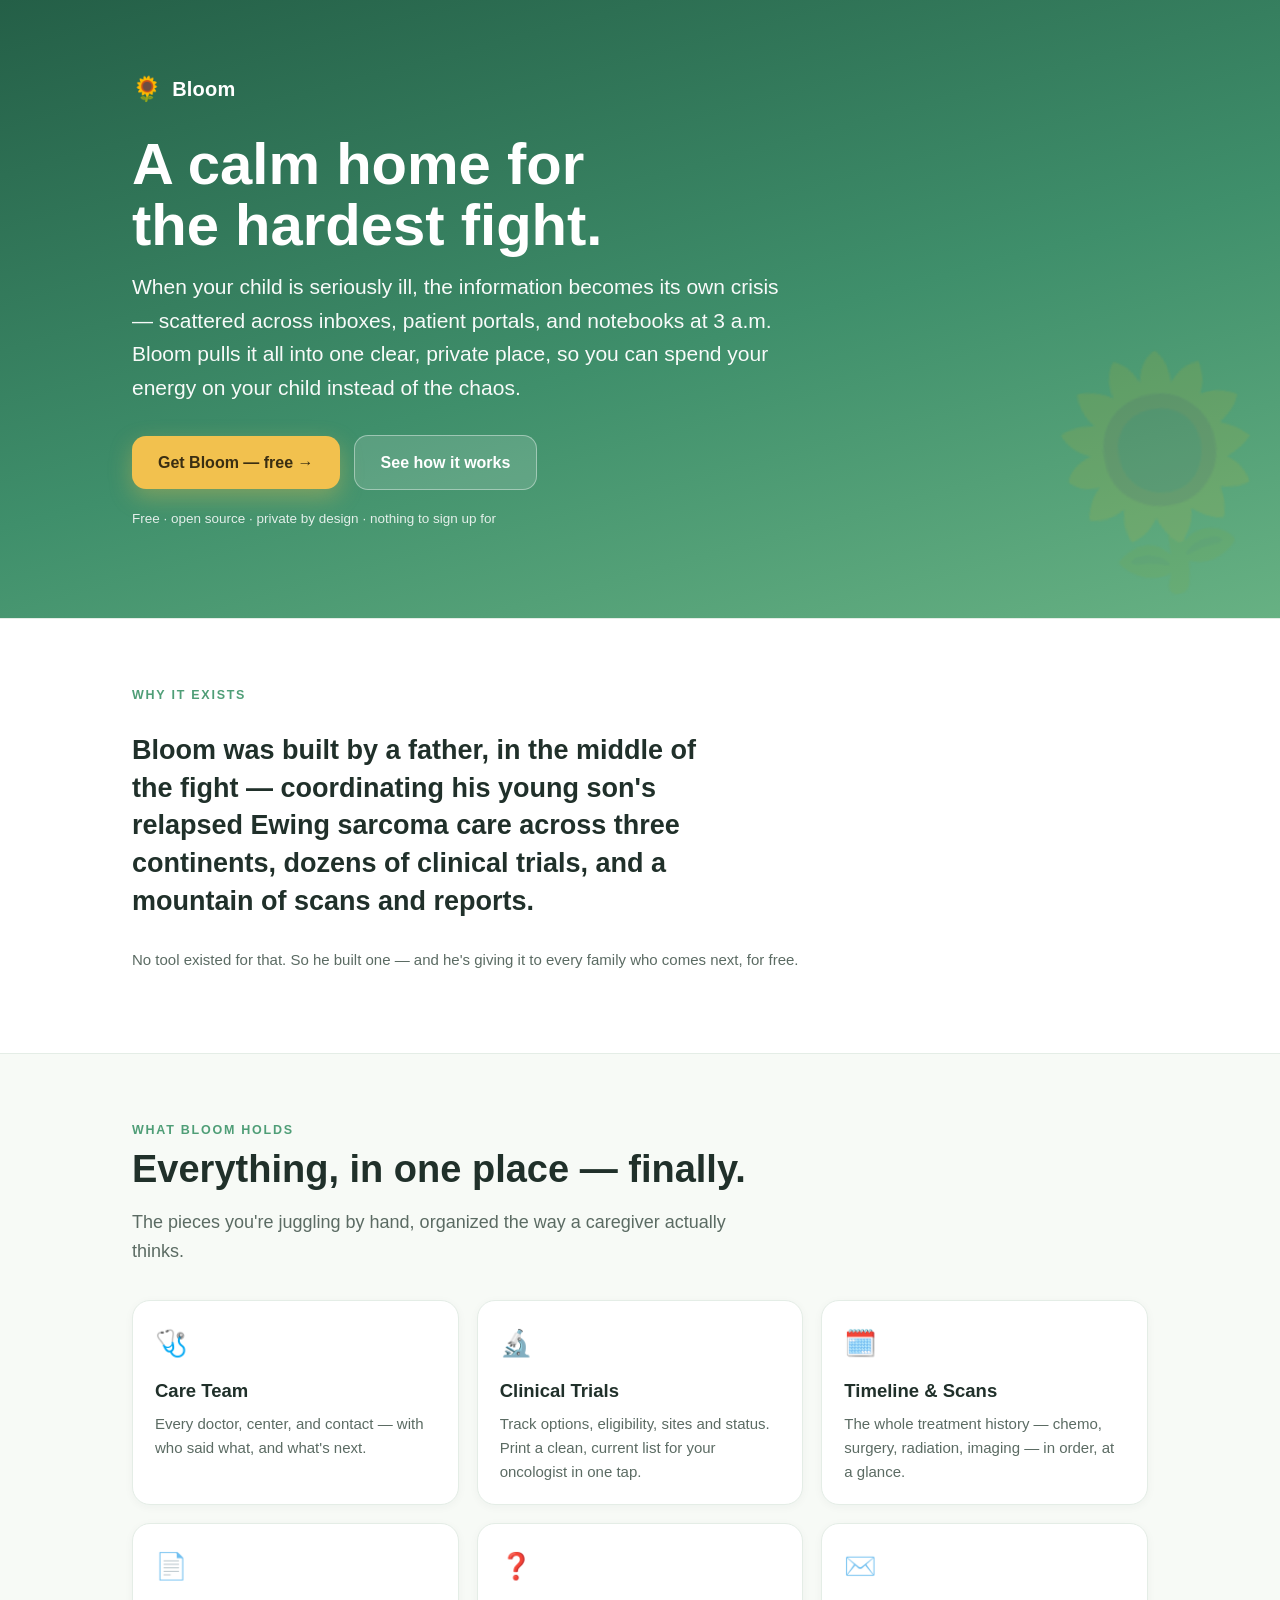
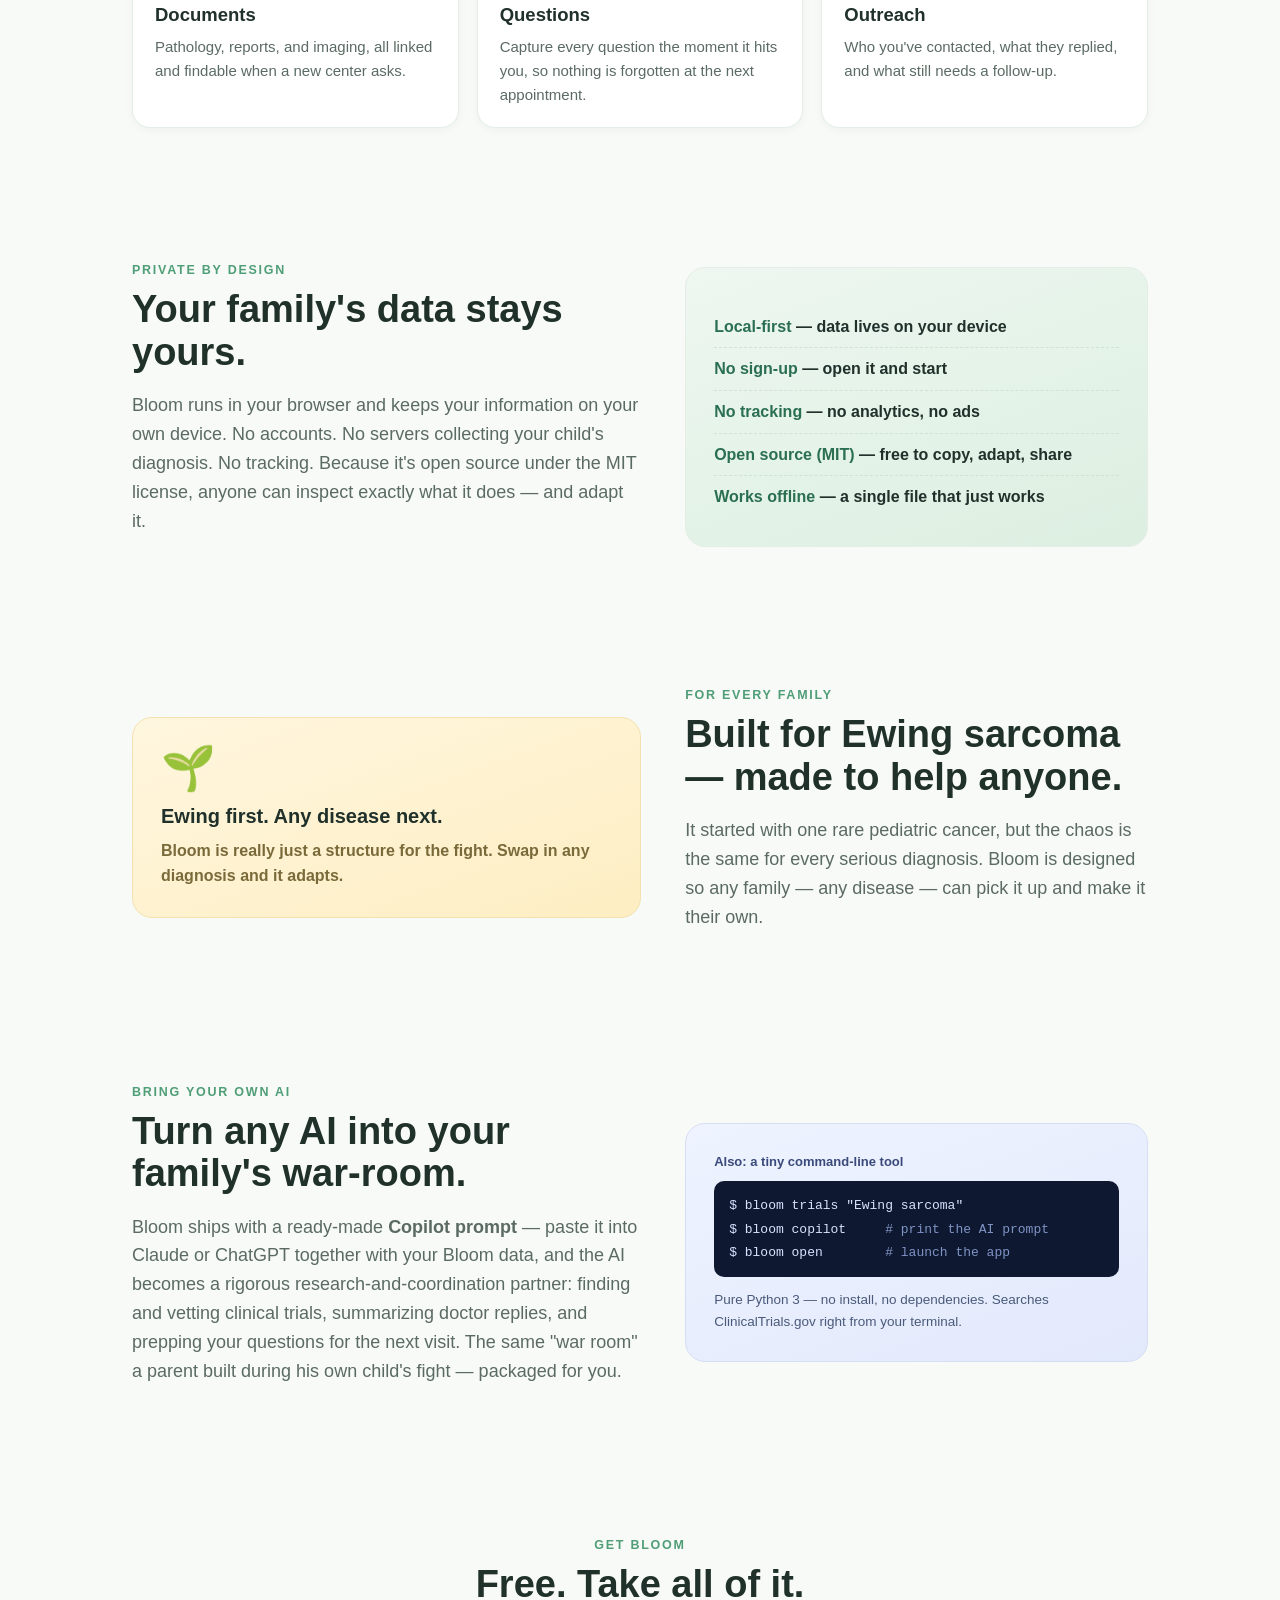
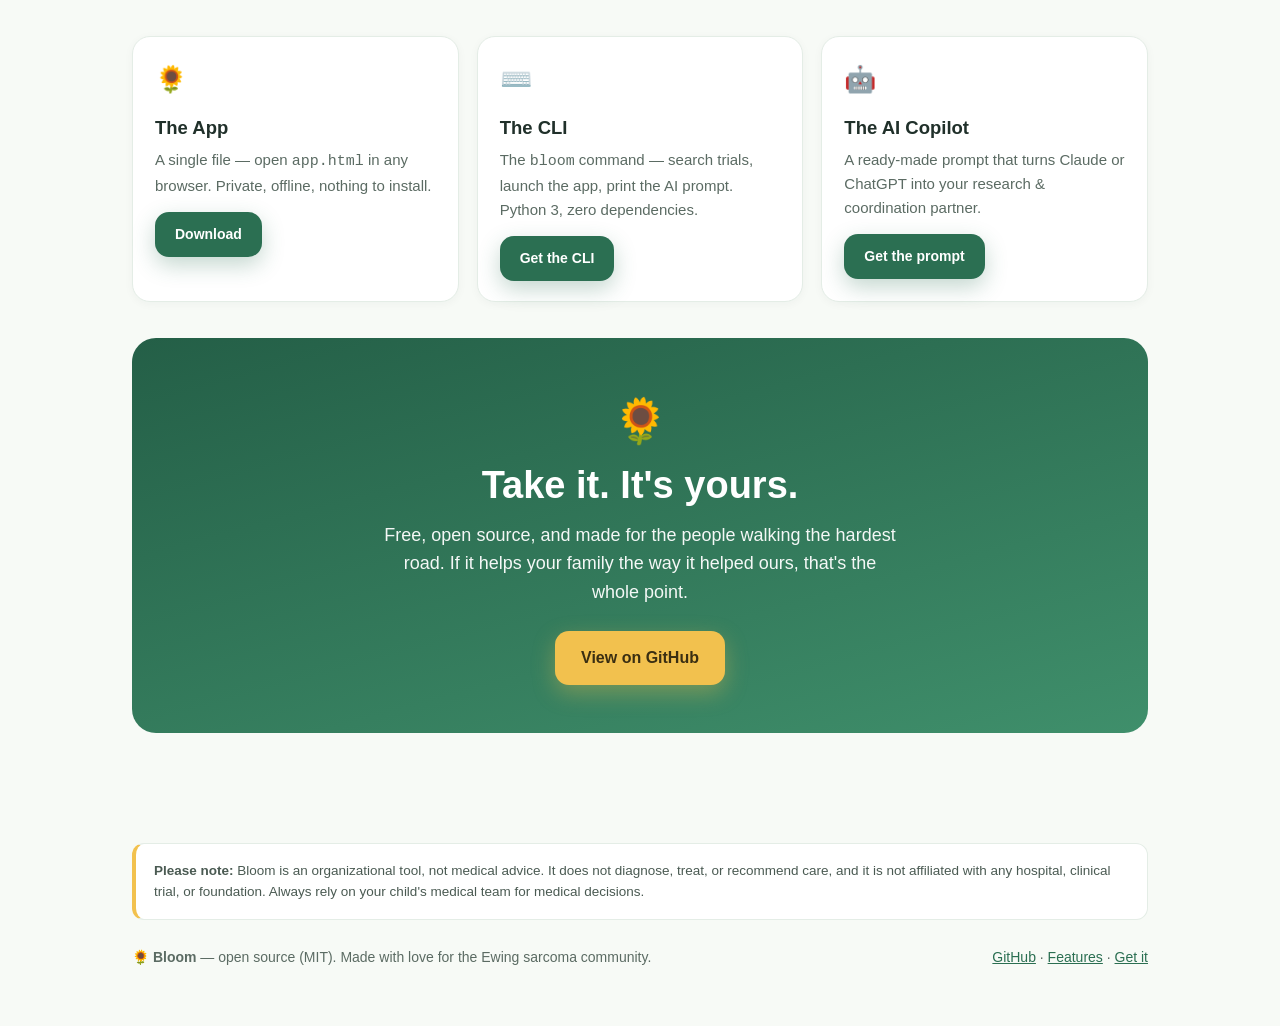
<file: index.html>
<!doctype html>
<html lang="en">
<head>
<meta charset="utf-8">
<meta name="viewport" content="width=device-width, initial-scale=1">
<title>Bloom — a calm home for the hardest fight</title>
<meta name="description" content="Bloom is a free, open-source, private dashboard for families managing a serious illness. Care team, clinical trials, scans, documents and questions — in one clear place. Built for the Ewing sarcoma community.">
<link rel="icon" href="data:image/svg+xml,%3Csvg xmlns='http://www.w3.org/2000/svg' viewBox='0 0 100 100'%3E%3Ctext y='.9em' font-size='90'%3E%F0%9F%8C%BB%3C/text%3E%3C/svg%3E">
<style>
  :root{
    --g1:#2b6f52; --g2:#4f9e77; --g3:#8ec48c; --gold:#f2c14e; --ink:#20302a;
    --soft:#5b6b63; --bg:#f7faf6; --card:#ffffff; --line:#e4ede6;
  }
  *{box-sizing:border-box}
  html{scroll-behavior:smooth}
  body{margin:0;font-family:-apple-system,BlinkMacSystemFont,"Segoe UI",Helvetica,Arial,sans-serif;
       color:var(--ink);background:var(--bg);line-height:1.6;-webkit-font-smoothing:antialiased}
  .wrap{max-width:1060px;margin:0 auto;padding:0 22px}
  a{color:var(--g1)}
  .btn{display:inline-block;text-decoration:none;font-weight:800;border-radius:14px;padding:14px 26px;font-size:16px;
       transition:transform .12s ease, box-shadow .12s ease}
  .btn:hover{transform:translateY(-2px)}
  .btn-gold{background:var(--gold);color:#3a2e12;box-shadow:0 8px 22px rgba(242,193,78,.35)}
  .btn-ghost{background:rgba(255,255,255,.14);color:#fff;border:1px solid rgba(255,255,255,.4)}
  .btn-dark{background:var(--g1);color:#fff;box-shadow:0 8px 22px rgba(43,111,82,.28)}

  /* hero */
  header.hero{background:linear-gradient(165deg,#245f47 0%,#3f8f6b 55%,#67b183 100%);color:#fff;
              padding:70px 0 88px;position:relative;overflow:hidden}
  header.hero::after{content:"🌻";position:absolute;right:-20px;bottom:-30px;font-size:220px;opacity:.10;transform:rotate(-12deg)}
  .brand{display:flex;align-items:center;gap:10px;font-weight:800;font-size:20px;letter-spacing:.2px}
  .brand .dot{font-size:24px}
  .hero h1{font-size:clamp(34px,6vw,58px);line-height:1.05;margin:26px 0 14px;font-weight:850;max-width:15ch}
  .hero p.lead{font-size:clamp(17px,2.4vw,21px);max-width:56ch;opacity:.96;margin:0 0 30px}
  .hero .cta{display:flex;gap:14px;flex-wrap:wrap;align-items:center}
  .hero .micro{opacity:.85;font-size:13.5px;margin-top:18px}

  /* sections */
  section{padding:66px 0}
  .eyebrow{text-transform:uppercase;letter-spacing:.14em;font-size:12.5px;font-weight:800;color:var(--g2)}
  h2{font-size:clamp(26px,4vw,38px);line-height:1.12;margin:8px 0 14px;font-weight:840}
  .sub{font-size:18px;color:var(--soft);max-width:60ch}

  .story{background:var(--card);border-top:1px solid var(--line);border-bottom:1px solid var(--line)}
  .story .quote{font-size:clamp(20px,3vw,27px);line-height:1.4;font-weight:600;max-width:40ch;color:var(--ink)}
  .story .by{margin-top:16px;color:var(--soft);font-size:15px}

  .grid{display:grid;grid-template-columns:repeat(auto-fit,minmax(250px,1fr));gap:18px;margin-top:34px}
  .feat{background:var(--card);border:1px solid var(--line);border-radius:18px;padding:22px 22px 20px;
        box-shadow:0 2px 10px rgba(30,60,45,.04)}
  .feat .ic{font-size:26px}
  .feat h3{margin:12px 0 6px;font-size:18.5px}
  .feat p{margin:0;color:var(--soft);font-size:15px}

  .split{display:grid;grid-template-columns:1.1fr 1fr;gap:44px;align-items:center}
  @media(max-width:760px){.split{grid-template-columns:1fr}}
  .panel{background:linear-gradient(160deg,#eef7f0,#dcefe1);border:1px solid var(--line);border-radius:20px;padding:28px}
  .panel ul{margin:10px 0 0;padding-left:0;list-style:none}
  .panel li{padding:8px 0;border-bottom:1px dashed #cfe3d5;font-weight:600}
  .panel li:last-child{border:none}
  .panel li b{color:var(--g1)}

  .band{background:linear-gradient(165deg,#245f47,#3f8f6b);color:#fff;border-radius:24px;padding:48px 34px;text-align:center;margin:0 auto}
  .band h2{color:#fff}
  .band p{max-width:52ch;margin:10px auto 24px;opacity:.95;font-size:18px}

  footer{padding:44px 0 60px;color:var(--soft);font-size:14px}
  .disc{background:#fff;border:1px solid var(--line);border-left:4px solid var(--gold);border-radius:12px;
        padding:16px 18px;margin:0 0 26px;font-size:13.5px;color:#4a5a52}
  .foot-row{display:flex;justify-content:space-between;gap:16px;flex-wrap:wrap;align-items:center}
</style>
</head>
<body>

<header class="hero">
  <div class="wrap">
    <div class="brand"><span class="dot">🌻</span> Bloom</div>
    <h1>A calm home for the hardest fight.</h1>
    <p class="lead">When your child is seriously ill, the information becomes its own crisis — scattered across inboxes, patient portals, and notebooks at 3&nbsp;a.m. Bloom pulls it all into one clear, private place, so you can spend your energy on your child instead of the chaos.</p>
    <div class="cta">
      <a class="btn btn-gold" href="#get">Get Bloom — free →</a>
      <a class="btn btn-ghost" href="#features">See how it works</a>
    </div>
    <div class="micro">Free · open source · private by design · nothing to sign up for</div>
  </div>
</header>

<section class="story">
  <div class="wrap">
    <div class="eyebrow">Why it exists</div>
    <p class="quote">Bloom was built by a father, in the middle of the fight — coordinating his young son's relapsed Ewing sarcoma care across three continents, dozens of clinical trials, and a mountain of scans and reports.</p>
    <p class="by">No tool existed for that. So he built one — and he's giving it to every family who comes next, for free.</p>
  </div>
</section>

<section id="features">
  <div class="wrap">
    <div class="eyebrow">What Bloom holds</div>
    <h2>Everything, in one place — finally.</h2>
    <p class="sub">The pieces you're juggling by hand, organized the way a caregiver actually thinks.</p>
    <div class="grid">
      <div class="feat"><div class="ic">🩺</div><h3>Care Team</h3><p>Every doctor, center, and contact — with who said what, and what's next.</p></div>
      <div class="feat"><div class="ic">🔬</div><h3>Clinical Trials</h3><p>Track options, eligibility, sites and status. Print a clean, current list for your oncologist in one tap.</p></div>
      <div class="feat"><div class="ic">🗓️</div><h3>Timeline &amp; Scans</h3><p>The whole treatment history — chemo, surgery, radiation, imaging — in order, at a glance.</p></div>
      <div class="feat"><div class="ic">📄</div><h3>Documents</h3><p>Pathology, reports, and imaging, all linked and findable when a new center asks.</p></div>
      <div class="feat"><div class="ic">❓</div><h3>Questions</h3><p>Capture every question the moment it hits you, so nothing is forgotten at the next appointment.</p></div>
      <div class="feat"><div class="ic">✉️</div><h3>Outreach</h3><p>Who you've contacted, what they replied, and what still needs a follow-up.</p></div>
    </div>
  </div>
</section>

<section>
  <div class="wrap split">
    <div>
      <div class="eyebrow">Private by design</div>
      <h2>Your family's data stays yours.</h2>
      <p class="sub">Bloom runs in your browser and keeps your information on your own device. No accounts. No servers collecting your child's diagnosis. No tracking. Because it's open source under the MIT license, anyone can inspect exactly what it does — and adapt it.</p>
    </div>
    <div class="panel">
      <ul>
        <li><b>Local-first</b> — data lives on your device</li>
        <li><b>No sign-up</b> — open it and start</li>
        <li><b>No tracking</b> — no analytics, no ads</li>
        <li><b>Open source (MIT)</b> — free to copy, adapt, share</li>
        <li><b>Works offline</b> — a single file that just works</li>
      </ul>
    </div>
  </div>
</section>

<section>
  <div class="wrap split">
    <div class="panel" style="background:linear-gradient(160deg,#fff6df,#fdeec2);border-color:#f3e2b0">
      <div style="font-size:44px;line-height:1">🌱</div>
      <h3 style="margin:10px 0 6px;font-size:20px">Ewing first. Any disease next.</h3>
      <p style="margin:0;color:#7a6a3a;font-weight:600">Bloom is really just a structure for the fight. Swap in any diagnosis and it adapts.</p>
    </div>
    <div>
      <div class="eyebrow">For every family</div>
      <h2>Built for Ewing sarcoma — made to help anyone.</h2>
      <p class="sub">It started with one rare pediatric cancer, but the chaos is the same for every serious diagnosis. Bloom is designed so any family — any disease — can pick it up and make it their own.</p>
    </div>
  </div>
</section>

<section>
  <div class="wrap split">
    <div>
      <div class="eyebrow">Bring your own AI</div>
      <h2>Turn any AI into your family's war&#8209;room.</h2>
      <p class="sub">Bloom ships with a ready-made <b>Copilot prompt</b> — paste it into Claude or ChatGPT together with your Bloom data, and the AI becomes a rigorous research-and-coordination partner: finding and vetting clinical trials, summarizing doctor replies, and prepping your questions for the next visit. The same "war room" a parent built during his own child's fight — packaged for you.</p>
    </div>
    <div class="panel" style="background:linear-gradient(160deg,#eef3ff,#e2e9fb);border-color:#d6def5">
      <div style="font-size:13px;color:#3a4a7a;font-weight:800;margin-bottom:8px">Also: a tiny command-line tool</div>
      <div style="background:#0e1830;color:#d7e3ff;border-radius:10px;padding:13px 15px;font-size:13px;line-height:1.8;white-space:pre;overflow-x:auto;font-family:ui-monospace,Menlo,monospace">$ bloom trials "Ewing sarcoma"
$ bloom copilot     <span style="color:#7f93c4"># print the AI prompt</span>
$ bloom open        <span style="color:#7f93c4"># launch the app</span></div>
      <p style="margin:12px 0 0;color:#4a5a7a;font-size:13.5px">Pure Python 3 — no install, no dependencies. Searches ClinicalTrials.gov right from your terminal.</p>
    </div>
  </div>
</section>

<section id="get">
  <div class="wrap">
    <div class="eyebrow" style="text-align:center">Get Bloom</div>
    <h2 style="text-align:center">Free. Take all of it.</h2>
    <div class="grid" style="margin-top:30px">
      <div class="feat"><div class="ic">🌻</div><h3>The App</h3><p>A single file — open <code>app.html</code> in any browser. Private, offline, nothing to install.</p><p style="margin-top:14px"><a class="btn btn-dark" style="padding:11px 20px;font-size:14px" href="app" download="bloom.html">Download</a></p></div>
      <div class="feat"><div class="ic">⌨️</div><h3>The CLI</h3><p>The <code>bloom</code> command — search trials, launch the app, print the AI prompt. Python&nbsp;3, zero dependencies.</p><p style="margin-top:14px"><a class="btn btn-dark" style="padding:11px 20px;font-size:14px" href="bloom" download>Get the CLI</a></p></div>
      <div class="feat"><div class="ic">🤖</div><h3>The AI Copilot</h3><p>A ready-made prompt that turns Claude or ChatGPT into your research &amp; coordination partner.</p><p style="margin-top:14px"><a class="btn btn-dark" style="padding:11px 20px;font-size:14px" href="AI-COPILOT-PROMPT.md" download>Get the prompt</a></p></div>
    </div>
    <div class="band" style="margin-top:36px">
      <div style="font-size:44px">🌻</div>
      <h2>Take it. It's yours.</h2>
      <p>Free, open source, and made for the people walking the hardest road. If it helps your family the way it helped ours, that's the whole point.</p>
      <div style="display:flex;gap:14px;justify-content:center;flex-wrap:wrap">
        <a class="btn btn-gold" href="https://github.com/AutomateScale/bloom" target="_blank" rel="noopener">View on GitHub</a>
      </div>
    </div>
  </div>
</section>

<footer>
  <div class="wrap">
    <div class="disc">
      <b>Please note:</b> Bloom is an organizational tool, not medical advice. It does not diagnose, treat, or recommend care, and it is not affiliated with any hospital, clinical trial, or foundation. Always rely on your child's medical team for medical decisions.
    </div>
    <div class="foot-row">
      <div>🌻 <b>Bloom</b> — open source (MIT). Made with love for the Ewing sarcoma community.</div>
      <div><a href="https://github.com/AutomateScale/bloom" target="_blank" rel="noopener">GitHub</a> · <a href="#features">Features</a> · <a href="#get">Get it</a></div>
    </div>
  </div>
</footer>

</body>
</html>
</file>
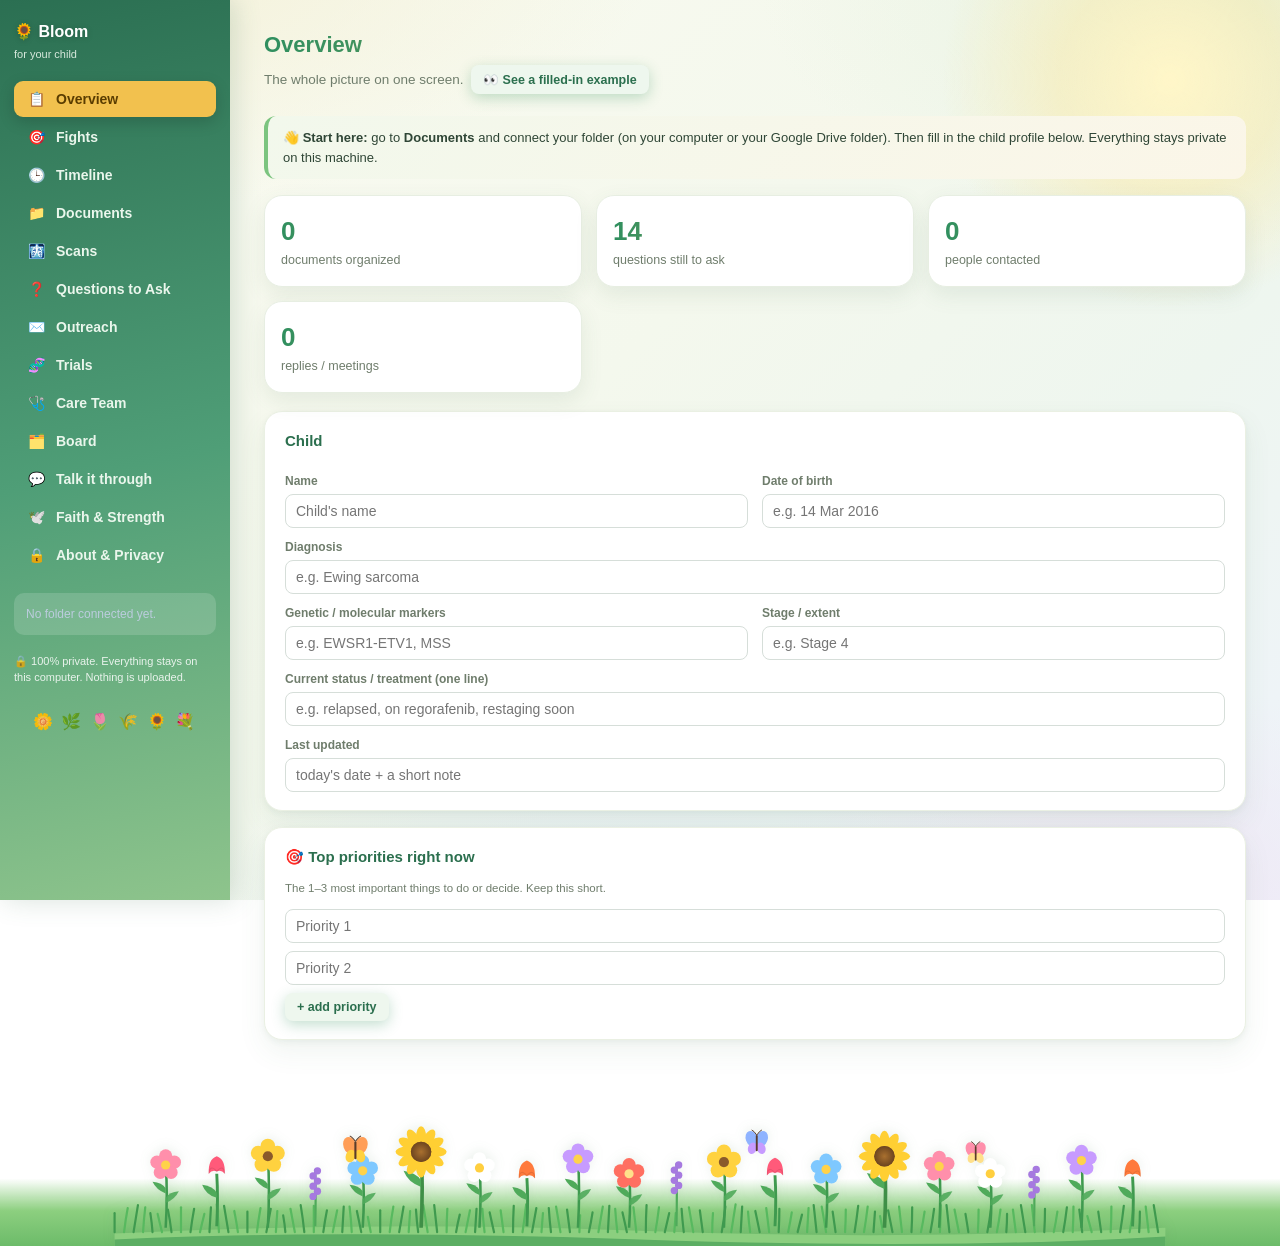
<file: app.html>
<!doctype html>
<html lang="en">
<head>
<meta charset="utf-8">
<meta name="viewport" content="width=device-width, initial-scale=1">
<title>Bloom</title>
<link rel="icon" href="data:image/svg+xml,%3Csvg xmlns='http://www.w3.org/2000/svg' viewBox='0 0 100 100'%3E%3Ctext y='.9em' font-size='88'%3E🌻%3C/text%3E%3C/svg%3E">
<link rel="apple-touch-icon" href="data:image/svg+xml,%3Csvg xmlns='http://www.w3.org/2000/svg' viewBox='0 0 100 100'%3E%3Ctext y='.9em' font-size='88'%3E🌻%3C/text%3E%3C/svg%3E">
<style>
:root{
  --ink:#2e3a30; --muted:#6f7d6c; --line:#e7eee2; --bg:#fbfbf4; --card:#ffffff;
  --green:#2f9e6b; --greendk:#2b6f4e; --red:#e5484d; --amber:#e0a52e; --blue:#4a90d9; --teal:#159b8e;
  --shadow:0 2px 6px rgba(70,110,80,.08),0 10px 26px rgba(70,110,80,.09);
  --sun:#f2c14e; --coral:#ef8a6a; --lav:#a99be0; --sky:#6fb7e6; --spring:#5bc48a; --wheat:#e9c46a;
}
*{box-sizing:border-box}
html,body{margin:0;height:100%}
body{font-family:-apple-system,BlinkMacSystemFont,"Segoe UI",Helvetica,Arial,sans-serif;color:var(--ink);background:var(--bg);line-height:1.5}
button{font-family:inherit;cursor:pointer}
input,textarea,select{font-family:inherit;font-size:14px}
.app{display:grid;grid-template-columns:230px 1fr;min-height:100vh}
/* sidebar */
aside{background:#12261e;color:#e9f1ec;padding:20px 14px;position:sticky;top:0;height:100vh;overflow:auto}
aside h1{font-size:16px;margin:0 0 2px;display:flex;align-items:center;gap:8px}
aside .tag{font-size:11px;opacity:.6;margin-bottom:18px}
nav button{display:flex;align-items:center;gap:10px;width:100%;text-align:left;background:transparent;border:none;color:#cfe0d8;padding:10px 12px;border-radius:9px;font-size:14px;font-weight:600;margin-bottom:2px}
nav button:hover{background:rgba(255,255,255,.07);color:#fff}
nav button.active{background:var(--green);color:#fff}
nav .ico{width:20px;text-align:center}
.folderbox{margin-top:20px;padding:12px;background:rgba(255,255,255,.06);border-radius:10px;font-size:12px;color:#bcd}
.folderbox b{color:#fff}
.side-foot{margin-top:18px;font-size:11px;opacity:.55;line-height:1.5}
/* main */
main{padding:28px 34px;max-width:1180px;margin-inline:auto;box-sizing:border-box}
.view{display:none}.view.active{display:block}
h2.title{font-size:22px;margin:0 0 4px}
.sub{color:var(--muted);font-size:13.5px;margin:0 0 22px}
.card{background:var(--card);border:1px solid var(--line);border-radius:14px;padding:18px 20px;margin-bottom:16px;box-shadow:var(--shadow)}
.card h3{margin:0 0 10px;font-size:15px;color:var(--greendk)}
.row{display:flex;gap:14px;flex-wrap:wrap}
.btn{background:var(--green);color:#fff;border:none;border-radius:10px;padding:11px 18px;font-size:14px;font-weight:700}
.btn:hover{background:var(--greendk)}
.btn.ghost{background:#eef3f0;color:var(--greendk)}
.btn.ghost:hover{background:#e0ebe5}
.btn.sm{padding:7px 12px;font-size:12.5px;border-radius:8px}
.pill{display:inline-block;border-radius:20px;padding:3px 10px;font-size:11.5px;font-weight:700;color:#fff}
.grid{display:grid;grid-template-columns:repeat(auto-fill,minmax(240px,1fr));gap:14px}
.stat{background:var(--card);border:1px solid var(--line);border-radius:14px;padding:16px;box-shadow:var(--shadow)}
.stat .n{font-size:26px;font-weight:800;color:var(--greendk)}
.stat .l{font-size:12.5px;color:var(--muted)}
table{width:100%;border-collapse:collapse}
th{text-align:left;font-size:11px;text-transform:uppercase;letter-spacing:.03em;color:var(--muted);padding:8px 8px;border-bottom:2px solid var(--line)}
td{padding:9px 8px;border-bottom:1px solid var(--line);font-size:13.5px;vertical-align:top}
input.f,textarea.f,select.f{width:100%;border:1px solid #d6ded9;border-radius:8px;padding:8px 10px;background:#fff}
textarea.f{min-height:64px;resize:vertical}
label.lab{font-size:12px;color:var(--muted);font-weight:600;display:block;margin:10px 0 4px}
.q{border:1px solid var(--line);border-radius:12px;padding:12px 14px;margin-bottom:10px;background:#fff}
.q .qt{font-weight:700;font-size:14px}
.q .qw{font-size:12.5px;color:var(--muted);margin-top:3px}
.q.checked{opacity:.55;background:#f3f7f4}
.q .qt.done{text-decoration:line-through}
.chk{transform:scale(1.25);margin-right:9px;accent-color:var(--green)}
.muted{color:var(--muted)}
.empty{color:var(--muted);font-size:13.5px;padding:8px 0}
.banner{background:#eef7f2;border-left:4px solid var(--green);border-radius:8px;padding:12px 15px;font-size:13px;color:#1c3a2c;margin-bottom:16px}
.warn{background:#fff5ef;border-left:4px solid var(--amber);color:#5a3a10}
.del{color:var(--red);background:none;border:none;font-size:12px;font-weight:700}
.tabsline{display:flex;gap:8px;flex-wrap:wrap;margin-bottom:14px}
.filt{border:1px solid #d6ded9;background:#fff;border-radius:20px;padding:5px 12px;font-size:12.5px;font-weight:600;color:var(--muted)}
.filt.on{background:var(--greendk);color:#fff;border-color:var(--greendk)}
code{background:#eef3f0;padding:2px 5px;border-radius:5px;font-size:12.5px}
pre{background:#12261e;color:#e9f1ec;padding:16px;border-radius:12px;overflow:auto;font-size:12.5px;line-height:1.5;white-space:pre-wrap;max-height:420px}
.st-notstarted{background:#8a94a6}.st-drafted{background:var(--blue)}.st-sent{background:var(--amber)}
.st-replied{background:var(--green)}.st-meeting{background:var(--teal)}.st-noreply{background:#d9601a}.st-declined{background:var(--red)}.st-pending{background:#b0b0b0}
select.status{border:none;border-radius:14px;padding:6px 10px;font-size:12px;font-weight:700;color:#fff;-webkit-appearance:none;appearance:none}
.mini{font-size:11.5px;color:var(--muted)}
.kanban{display:flex;gap:12px;overflow-x:auto;padding-bottom:12px}
.kcol{min-width:210px;flex:0 0 210px;background:#eef1ef;border-radius:12px;padding:8px}
.khead{font-size:11px;font-weight:800;color:#fff;padding:6px 10px;border-radius:8px;display:flex;justify-content:space-between;margin-bottom:8px}
.kbody{min-height:50px;border-radius:8px}
.kcard{background:#fff;border:1px solid var(--line);border-radius:10px;padding:9px 11px;margin-bottom:8px;cursor:grab;box-shadow:0 1px 2px rgba(0,0,0,.05)}
.kcard:active{cursor:grabbing}
.kwho{font-weight:700;font-size:13px}.kask{font-size:11.5px;color:var(--muted);margin:2px 0}
.kfoot{display:flex;justify-content:space-between;align-items:center}
.klast{font-size:11px;color:var(--greendk);margin-top:4px;background:#eef7f2;border-radius:6px;padding:3px 6px}
.kempty{font-size:12px;color:#aab;text-align:center;padding:8px}
@media(max-width:760px){.app{grid-template-columns:1fr}aside{position:static;height:auto}}
 /* 🌿🌼 wildflower meadow theme */
body{background:
  radial-gradient(1000px 460px at 6% -6%, #f3f0d6 0%, transparent 58%),
  radial-gradient(950px 480px at 100% -2%, #e6f2e0 0%, transparent 55%),
  radial-gradient(880px 600px at 50% 112%, #e5edf8 0%, transparent 55%),
  radial-gradient(680px 400px at 88% 100%, #efe7f4 0%, transparent 55%),
  linear-gradient(135deg,#fbfbf1 0%,#f4f8ed 45%,#eef6ef 72%,#eef3fb 100%) !important;
  background-attachment:fixed !important;}
aside{background:linear-gradient(168deg,#2b6f52 0%,#4f9e77 52%,#8ec48c 100%) !important;color:#fff;box-shadow:4px 0 26px rgba(60,110,80,.20)}
aside h1{color:#fff;text-shadow:0 1px 6px rgba(0,0,0,.18)}
aside .tag{color:#eaf6ec;opacity:.9}
nav button{color:#eaf6ec}
nav button:hover{background:rgba(255,255,255,.18);color:#fff}
nav button.active{background:#f2c14e;color:#5a3d00;box-shadow:0 5px 16px rgba(0,0,0,.16);font-weight:800}
.folderbox{background:rgba(255,255,255,.15)}.folderbox b{color:#fff}
.side-foot{opacity:.85;color:#fff}
aside::after{content:"🌼 🌿 🌷 🌾 🌻 💐";display:block;margin-top:24px;text-align:center;font-size:16px;letter-spacing:2px;opacity:.95}
h2.title{background:linear-gradient(90deg,#2f8f5f,#e0a94e);-webkit-background-clip:text;background-clip:text;color:transparent;font-weight:800}
.card{border:1px solid #eaf0e3;border-radius:18px;box-shadow:0 2px 6px rgba(70,110,80,.07),0 12px 28px rgba(70,110,80,.08);transition:transform .16s ease,box-shadow .16s ease}
.card:hover{transform:translateY(-2px);box-shadow:0 8px 16px rgba(70,110,80,.13),0 20px 40px rgba(70,110,80,.12)}
.card h3{color:#2b6f4e}
.btn{background:linear-gradient(135deg,#37a56f 0%,#7cc47f 100%);box-shadow:0 4px 14px rgba(60,150,100,.30);transition:filter .15s,transform .1s}
.btn:hover{background:linear-gradient(135deg,#2f9463 0%,#6cb972 100%);filter:brightness(1.04);transform:translateY(-1px)}
.btn.ghost{background:#eef7ee;color:#2b6f4e}.btn.ghost:hover{background:#e4f1e3}
.banner{background:linear-gradient(135deg,#f2f8ec 0%,#fbf6e8 100%);border-left:4px solid #7cc47f;color:#2f4636;border-radius:12px}
.warn{background:linear-gradient(135deg,#fbf5e6,#f5f8ee);border-left:4px solid #e0a52e;color:#5f4718}
.stat{border-radius:18px;box-shadow:0 8px 22px rgba(70,110,80,.10)}
.stat .n{background:linear-gradient(90deg,#2f8f5f,#e0a94e);-webkit-background-clip:text;background-clip:text;color:transparent}
.q{border-radius:14px;border-color:#e7eee2}
.chk{accent-color:#2f9e6b}
.filt.on{background:linear-gradient(135deg,#37a56f,#7cc47f);border-color:transparent;color:#fff}
.kcol{background:linear-gradient(180deg,#f0f7ee,#eef4f8);border:1px solid #e7eee2}
.kcard{border-radius:14px;border-color:#e7eee2}.kcard:hover{box-shadow:0 6px 16px rgba(70,110,80,.15)}
.klast{background:#eef7ee;color:#2b6f4e}
a{color:#2f8f5f}
::selection{background:#dff0d8}

/* 🌱 beacon-of-growth garden */
.app{position:relative;z-index:1}
main{padding-bottom:190px !important}
.garden{position:absolute;left:0;right:0;bottom:0;height:clamp(118px,15vh,172px);z-index:-1;pointer-events:none;background:linear-gradient(180deg,transparent 0%,transparent 50%,#8ccf7f 74%,#6cbb69 100%)}
.garden svg{width:100%;height:100%;display:block;filter:drop-shadow(0 -2px 6px rgba(60,120,70,.10))}
.sunbeam{position:fixed;top:-150px;right:-120px;width:460px;height:460px;border-radius:50%;background:radial-gradient(circle,#fff6c8 0%,#ffe89b66 34%,transparent 70%);z-index:0;pointer-events:none}
.card{background:#ffffff}
@media(max-width:760px){main{padding-bottom:180px !important}}
@media print{
 #nav,.side-foot,.garden,.tabsline,.noprint,.del,#trAdd{display:none!important}
 .app{display:block!important}
 main{max-width:100%!important;padding:0!important;margin:0!important}
 .card{break-inside:avoid;box-shadow:none!important;border:1px solid #bbb;margin:6px 0;padding:8px}
 select{-webkit-appearance:none;appearance:none;border:none!important;background:transparent!important;color:#000!important;padding:0!important;font-size:10px}
 table{font-size:9px} th{background:#eee!important;-webkit-print-color-adjust:exact}
 body,.app{background:#fff!important} .title{font-size:16px}
 h2:after{content:" — printed from Bloom, verify against source reports";font-weight:normal;font-size:9px;color:#777}
}
</style>
</head>
<body>
<div class="app">
  <aside>
    <h1>🌻 Bloom</h1>
    <div class="tag" id="childTag">for your child</div>
    <nav id="nav"></nav>
    <div class="folderbox" id="folderbox">No folder connected.</div>
    <div class="side-foot">🔒 100% private. Everything stays on this computer. Nothing is uploaded.</div>
  </aside>
  <main id="main"></main>
  <div class="garden" aria-hidden="true"><svg viewBox="0 0 1440 185" preserveAspectRatio="xMidYMax meet" xmlns="http://www.w3.org/2000/svg"><path d="M0 168 Q360 150 720 164 T1440 160 V185 H0 Z" fill="#8ccf7f"/><path d="M0 176 Q300 162 720 176 T1440 172 V185 H0 Z" fill="#5cae63"/><path d="M0 166 Q0 153 0 140" stroke="#3f9a4f" stroke-width="3" fill="none" stroke-linecap="round"/><path d="M13 166 Q15 149 18 133" stroke="#57b95f" stroke-width="3" fill="none" stroke-linecap="round"/><path d="M26 166 Q29 148 32 129" stroke="#3f9a4f" stroke-width="3" fill="none" stroke-linecap="round"/><path d="M39 166 Q40 149 42 132" stroke="#57b95f" stroke-width="3" fill="none" stroke-linecap="round"/><path d="M52 166 Q51 153 49 140" stroke="#3f9a4f" stroke-width="3" fill="none" stroke-linecap="round"/><path d="M65 166 Q62 154 59 141" stroke="#57b95f" stroke-width="3" fill="none" stroke-linecap="round"/><path d="M78 166 Q76 150 73 135" stroke="#3f9a4f" stroke-width="3" fill="none" stroke-linecap="round"/><path d="M91 166 Q91 149 91 132" stroke="#57b95f" stroke-width="3" fill="none" stroke-linecap="round"/><path d="M104 166 Q106 150 109 134" stroke="#3f9a4f" stroke-width="3" fill="none" stroke-linecap="round"/><path d="M117 166 Q120 153 123 141" stroke="#57b95f" stroke-width="3" fill="none" stroke-linecap="round"/><path d="M130 166 Q131 149 132 132" stroke="#3f9a4f" stroke-width="3" fill="none" stroke-linecap="round"/><path d="M143 166 Q142 147 140 128" stroke="#57b95f" stroke-width="3" fill="none" stroke-linecap="round"/><path d="M156 166 Q153 148 150 130" stroke="#3f9a4f" stroke-width="3" fill="none" stroke-linecap="round"/><path d="M169 166 Q167 152 164 137" stroke="#57b95f" stroke-width="3" fill="none" stroke-linecap="round"/><path d="M182 166 Q182 152 182 138" stroke="#3f9a4f" stroke-width="3" fill="none" stroke-linecap="round"/><path d="M195 166 Q197 150 200 133" stroke="#57b95f" stroke-width="3" fill="none" stroke-linecap="round"/><path d="M208 166 Q211 150 214 134" stroke="#3f9a4f" stroke-width="3" fill="none" stroke-linecap="round"/><path d="M221 166 Q222 152 223 137" stroke="#57b95f" stroke-width="3" fill="none" stroke-linecap="round"/><path d="M234 166 Q233 154 231 143" stroke="#3f9a4f" stroke-width="3" fill="none" stroke-linecap="round"/><path d="M247 166 Q244 150 241 134" stroke="#57b95f" stroke-width="3" fill="none" stroke-linecap="round"/><path d="M260 166 Q258 147 255 129" stroke="#3f9a4f" stroke-width="3" fill="none" stroke-linecap="round"/><path d="M273 166 Q273 148 273 130" stroke="#57b95f" stroke-width="3" fill="none" stroke-linecap="round"/><path d="M286 166 Q288 151 291 136" stroke="#3f9a4f" stroke-width="3" fill="none" stroke-linecap="round"/><path d="M299 166 Q302 151 305 136" stroke="#57b95f" stroke-width="3" fill="none" stroke-linecap="round"/><path d="M312 166 Q313 148 314 131" stroke="#3f9a4f" stroke-width="3" fill="none" stroke-linecap="round"/><path d="M325 166 Q324 148 322 131" stroke="#57b95f" stroke-width="3" fill="none" stroke-linecap="round"/><path d="M338 166 Q335 151 332 137" stroke="#3f9a4f" stroke-width="3" fill="none" stroke-linecap="round"/><path d="M351 166 Q349 156 347 145" stroke="#57b95f" stroke-width="3" fill="none" stroke-linecap="round"/><path d="M364 166 Q364 151 364 136" stroke="#3f9a4f" stroke-width="3" fill="none" stroke-linecap="round"/><path d="M377 166 Q379 148 382 131" stroke="#57b95f" stroke-width="3" fill="none" stroke-linecap="round"/><path d="M390 166 Q393 149 396 131" stroke="#3f9a4f" stroke-width="3" fill="none" stroke-linecap="round"/><path d="M403 166 Q404 152 405 137" stroke="#57b95f" stroke-width="3" fill="none" stroke-linecap="round"/><path d="M416 166 Q414 151 413 135" stroke="#3f9a4f" stroke-width="3" fill="none" stroke-linecap="round"/><path d="M429 166 Q426 148 423 129" stroke="#57b95f" stroke-width="3" fill="none" stroke-linecap="round"/><path d="M442 166 Q440 147 438 129" stroke="#3f9a4f" stroke-width="3" fill="none" stroke-linecap="round"/><path d="M455 166 Q455 150 456 134" stroke="#57b95f" stroke-width="3" fill="none" stroke-linecap="round"/><path d="M468 166 Q470 154 473 142" stroke="#3f9a4f" stroke-width="3" fill="none" stroke-linecap="round"/><path d="M481 166 Q484 151 487 136" stroke="#57b95f" stroke-width="3" fill="none" stroke-linecap="round"/><path d="M494 166 Q495 150 496 134" stroke="#3f9a4f" stroke-width="3" fill="none" stroke-linecap="round"/><path d="M507 166 Q505 150 504 134" stroke="#57b95f" stroke-width="3" fill="none" stroke-linecap="round"/><path d="M520 166 Q517 153 514 139" stroke="#3f9a4f" stroke-width="3" fill="none" stroke-linecap="round"/><path d="M533 166 Q531 151 529 136" stroke="#57b95f" stroke-width="3" fill="none" stroke-linecap="round"/><path d="M546 166 Q546 148 547 130" stroke="#3f9a4f" stroke-width="3" fill="none" stroke-linecap="round"/><path d="M559 166 Q562 147 564 128" stroke="#57b95f" stroke-width="3" fill="none" stroke-linecap="round"/><path d="M572 166 Q575 150 578 133" stroke="#3f9a4f" stroke-width="3" fill="none" stroke-linecap="round"/><path d="M585 166 Q586 153 587 140" stroke="#57b95f" stroke-width="3" fill="none" stroke-linecap="round"/><path d="M598 166 Q596 150 595 133" stroke="#3f9a4f" stroke-width="3" fill="none" stroke-linecap="round"/><path d="M611 166 Q608 149 605 131" stroke="#57b95f" stroke-width="3" fill="none" stroke-linecap="round"/><path d="M624 166 Q622 150 620 135" stroke="#3f9a4f" stroke-width="3" fill="none" stroke-linecap="round"/><path d="M637 166 Q637 154 638 143" stroke="#57b95f" stroke-width="3" fill="none" stroke-linecap="round"/><path d="M650 166 Q653 152 655 139" stroke="#3f9a4f" stroke-width="3" fill="none" stroke-linecap="round"/><path d="M663 166 Q666 149 669 131" stroke="#57b95f" stroke-width="3" fill="none" stroke-linecap="round"/><path d="M676 166 Q677 148 678 130" stroke="#3f9a4f" stroke-width="3" fill="none" stroke-linecap="round"/><path d="M689 166 Q687 150 686 134" stroke="#57b95f" stroke-width="3" fill="none" stroke-linecap="round"/><path d="M702 166 Q699 152 696 139" stroke="#3f9a4f" stroke-width="3" fill="none" stroke-linecap="round"/><path d="M715 166 Q713 149 711 132" stroke="#57b95f" stroke-width="3" fill="none" stroke-linecap="round"/><path d="M728 166 Q728 147 729 129" stroke="#3f9a4f" stroke-width="3" fill="none" stroke-linecap="round"/><path d="M741 166 Q744 149 746 132" stroke="#57b95f" stroke-width="3" fill="none" stroke-linecap="round"/><path d="M754 166 Q757 153 760 140" stroke="#3f9a4f" stroke-width="3" fill="none" stroke-linecap="round"/><path d="M767 166 Q768 153 769 140" stroke="#57b95f" stroke-width="3" fill="none" stroke-linecap="round"/><path d="M780 166 Q778 150 777 134" stroke="#3f9a4f" stroke-width="3" fill="none" stroke-linecap="round"/><path d="M793 166 Q790 149 787 132" stroke="#57b95f" stroke-width="3" fill="none" stroke-linecap="round"/><path d="M806 166 Q804 151 802 136" stroke="#3f9a4f" stroke-width="3" fill="none" stroke-linecap="round"/><path d="M819 166 Q819 153 820 140" stroke="#57b95f" stroke-width="3" fill="none" stroke-linecap="round"/><path d="M832 166 Q835 149 837 131" stroke="#3f9a4f" stroke-width="3" fill="none" stroke-linecap="round"/><path d="M845 166 Q848 147 851 128" stroke="#57b95f" stroke-width="3" fill="none" stroke-linecap="round"/><path d="M858 166 Q859 148 860 131" stroke="#3f9a4f" stroke-width="3" fill="none" stroke-linecap="round"/><path d="M871 166 Q869 152 868 138" stroke="#57b95f" stroke-width="3" fill="none" stroke-linecap="round"/><path d="M884 166 Q881 151 878 137" stroke="#3f9a4f" stroke-width="3" fill="none" stroke-linecap="round"/><path d="M897 166 Q895 149 893 133" stroke="#57b95f" stroke-width="3" fill="none" stroke-linecap="round"/><path d="M910 166 Q911 150 911 134" stroke="#3f9a4f" stroke-width="3" fill="none" stroke-linecap="round"/><path d="M923 166 Q926 152 928 139" stroke="#57b95f" stroke-width="3" fill="none" stroke-linecap="round"/><path d="M936 166 Q939 154 942 142" stroke="#3f9a4f" stroke-width="3" fill="none" stroke-linecap="round"/><path d="M949 166 Q950 150 951 133" stroke="#57b95f" stroke-width="3" fill="none" stroke-linecap="round"/><path d="M962 166 Q960 147 958 129" stroke="#3f9a4f" stroke-width="3" fill="none" stroke-linecap="round"/><path d="M975 166 Q972 148 969 131" stroke="#57b95f" stroke-width="3" fill="none" stroke-linecap="round"/><path d="M988 166 Q986 152 984 138" stroke="#3f9a4f" stroke-width="3" fill="none" stroke-linecap="round"/><path d="M1001 166 Q1002 150 1002 135" stroke="#57b95f" stroke-width="3" fill="none" stroke-linecap="round"/><path d="M1014 166 Q1017 148 1019 130" stroke="#3f9a4f" stroke-width="3" fill="none" stroke-linecap="round"/><path d="M1027 166 Q1030 148 1032 131" stroke="#57b95f" stroke-width="3" fill="none" stroke-linecap="round"/><path d="M1040 166 Q1041 152 1042 138" stroke="#3f9a4f" stroke-width="3" fill="none" stroke-linecap="round"/><path d="M1053 166 Q1051 155 1049 144" stroke="#57b95f" stroke-width="3" fill="none" stroke-linecap="round"/><path d="M1066 166 Q1063 151 1060 136" stroke="#3f9a4f" stroke-width="3" fill="none" stroke-linecap="round"/><path d="M1079 166 Q1077 149 1075 131" stroke="#57b95f" stroke-width="3" fill="none" stroke-linecap="round"/><path d="M1092 166 Q1093 149 1093 132" stroke="#3f9a4f" stroke-width="3" fill="none" stroke-linecap="round"/><path d="M1105 166 Q1108 152 1110 138" stroke="#57b95f" stroke-width="3" fill="none" stroke-linecap="round"/><path d="M1118 166 Q1121 150 1123 134" stroke="#3f9a4f" stroke-width="3" fill="none" stroke-linecap="round"/><path d="M1131 166 Q1132 147 1132 129" stroke="#57b95f" stroke-width="3" fill="none" stroke-linecap="round"/><path d="M1144 166 Q1142 148 1140 129" stroke="#3f9a4f" stroke-width="3" fill="none" stroke-linecap="round"/><path d="M1157 166 Q1154 151 1151 135" stroke="#57b95f" stroke-width="3" fill="none" stroke-linecap="round"/><path d="M1170 166 Q1168 153 1166 141" stroke="#3f9a4f" stroke-width="3" fill="none" stroke-linecap="round"/><path d="M1183 166 Q1184 150 1184 135" stroke="#57b95f" stroke-width="3" fill="none" stroke-linecap="round"/><path d="M1196 166 Q1199 150 1201 134" stroke="#3f9a4f" stroke-width="3" fill="none" stroke-linecap="round"/><path d="M1209 166 Q1212 151 1214 135" stroke="#57b95f" stroke-width="3" fill="none" stroke-linecap="round"/><path d="M1222 166 Q1223 153 1223 141" stroke="#3f9a4f" stroke-width="3" fill="none" stroke-linecap="round"/><path d="M1235 166 Q1233 151 1231 135" stroke="#57b95f" stroke-width="3" fill="none" stroke-linecap="round"/><path d="M1248 166 Q1245 148 1242 129" stroke="#3f9a4f" stroke-width="3" fill="none" stroke-linecap="round"/><path d="M1261 166 Q1259 147 1257 129" stroke="#57b95f" stroke-width="3" fill="none" stroke-linecap="round"/><path d="M1274 166 Q1275 150 1275 134" stroke="#3f9a4f" stroke-width="3" fill="none" stroke-linecap="round"/><path d="M1287 166 Q1290 152 1292 138" stroke="#57b95f" stroke-width="3" fill="none" stroke-linecap="round"/><path d="M1300 166 Q1303 149 1305 132" stroke="#3f9a4f" stroke-width="3" fill="none" stroke-linecap="round"/><path d="M1313 166 Q1314 148 1314 131" stroke="#57b95f" stroke-width="3" fill="none" stroke-linecap="round"/><path d="M1326 166 Q1324 151 1322 135" stroke="#3f9a4f" stroke-width="3" fill="none" stroke-linecap="round"/><path d="M1339 166 Q1336 155 1333 144" stroke="#57b95f" stroke-width="3" fill="none" stroke-linecap="round"/><path d="M1352 166 Q1350 152 1348 138" stroke="#3f9a4f" stroke-width="3" fill="none" stroke-linecap="round"/><path d="M1365 166 Q1366 149 1366 131" stroke="#57b95f" stroke-width="3" fill="none" stroke-linecap="round"/><path d="M1378 166 Q1381 148 1383 130" stroke="#3f9a4f" stroke-width="3" fill="none" stroke-linecap="round"/><path d="M1391 166 Q1394 150 1396 135" stroke="#57b95f" stroke-width="3" fill="none" stroke-linecap="round"/><path d="M1404 166 Q1405 152 1405 138" stroke="#3f9a4f" stroke-width="3" fill="none" stroke-linecap="round"/><path d="M1417 166 Q1415 148 1413 131" stroke="#57b95f" stroke-width="3" fill="none" stroke-linecap="round"/><path d="M1430 166 Q1427 147 1424 129" stroke="#3f9a4f" stroke-width="3" fill="none" stroke-linecap="round"/><defs><radialGradient id="sfc" cx="50%" cy="50%" r="50%"><stop offset="0%" stop-color="#a9702f"/><stop offset="100%" stop-color="#6d451f"/></radialGradient></defs><g transform="translate(70,152)"><path d="M0 8 Q3 -39 0 -78" stroke="#3f9a4f" stroke-width="3.5" fill="none"/><path d="M0 -39 q-13 -5 -18 -16 q13 1 18 9z" fill="#4faa5a"/><path d="M0 -26 q13 -5 18 -16 q-13 1 -18 9z" fill="#4faa5a" opacity=".9"/><g transform="translate(0,-78)"><circle cx="0.0" cy="-12.6" r="9" fill="#ff8fab"/><circle cx="12.0" cy="-3.9" r="9" fill="#ff8fab"/><circle cx="7.4" cy="10.2" r="9" fill="#ff8fab"/><circle cx="-7.4" cy="10.2" r="9" fill="#ff8fab"/><circle cx="-12.0" cy="-3.9" r="9" fill="#ff8fab"/><circle r="6.3" fill="#ffd24a"/></g></g><g transform="translate(140,152)"><path d="M0 6 Q2 -33 0 -66" stroke="#3f9a4f" stroke-width="4" fill="none"/><path d="M0 -33 q-15 -4 -20 -18 q15 2 20 11z" fill="#4faa5a"/><g transform="translate(0,-66)"><path d="M-11 0 Q-12 -20 0 -24 Q12 -20 11 0 Q6 -6 0 -3 Q-6 -6 -11 0Z" fill="#ff5a7a"/><path d="M-11 0 Q-9 -14 0 -3 Q9 -14 11 0" fill="none" stroke="#00000018" stroke-width="1.5"/></g></g><g transform="translate(210,152)"><path d="M0 8 Q3 -45 0 -90" stroke="#3f9a4f" stroke-width="3.5" fill="none"/><path d="M0 -45 q-13 -5 -18 -16 q13 1 18 9z" fill="#4faa5a"/><path d="M0 -30 q13 -5 18 -16 q-13 1 -18 9z" fill="#4faa5a" opacity=".9"/><g transform="translate(0,-90)"><circle cx="0.0" cy="-14.0" r="10" fill="#ffd23f"/><circle cx="13.3" cy="-4.3" r="10" fill="#ffd23f"/><circle cx="8.2" cy="11.3" r="10" fill="#ffd23f"/><circle cx="-8.2" cy="11.3" r="10" fill="#ffd23f"/><circle cx="-13.3" cy="-4.3" r="10" fill="#ffd23f"/><circle r="7.0" fill="#8a5a2b"/></g></g><g transform="translate(275,152)"><path d="M0 6 Q1 -36 0 -72" stroke="#4faa5a" stroke-width="3" fill="none"/><circle cx="3" cy="-70" r="5" fill="#a679e0"/><circle cx="-3" cy="-63" r="5" fill="#a679e0"/><circle cx="3" cy="-56" r="5" fill="#a679e0"/><circle cx="-3" cy="-49" r="5" fill="#a679e0"/><circle cx="3" cy="-42" r="5" fill="#a679e0"/><circle cx="-3" cy="-35" r="5" fill="#a679e0"/></g><g transform="translate(340,152)"><path d="M0 8 Q3 -35 0 -70" stroke="#3f9a4f" stroke-width="3.5" fill="none"/><path d="M0 -35 q-13 -5 -18 -16 q13 1 18 9z" fill="#4faa5a"/><path d="M0 -24 q13 -5 18 -16 q-13 1 -18 9z" fill="#4faa5a" opacity=".9"/><g transform="translate(0,-70)"><circle cx="0.0" cy="-12.6" r="9" fill="#7ec8ff"/><circle cx="12.0" cy="-3.9" r="9" fill="#7ec8ff"/><circle cx="7.4" cy="10.2" r="9" fill="#7ec8ff"/><circle cx="-7.4" cy="10.2" r="9" fill="#7ec8ff"/><circle cx="-12.0" cy="-3.9" r="9" fill="#7ec8ff"/><circle r="6.3" fill="#ffd24a"/></g></g><g transform="translate(420,152)"><path d="M0 8 Q3 -48 0 -96" stroke="#3f8f47" stroke-width="5" fill="none"/><path d="M0 -48 q-18 -6 -24 -22 q18 3 24 13z" fill="#4faa5a"/><g transform="translate(0,-96)"><ellipse cx="0" cy="-20" rx="7" ry="15" fill="#ffcf33" transform="rotate(0)"/><ellipse cx="0" cy="-20" rx="7" ry="15" fill="#ffcf33" transform="rotate(30)"/><ellipse cx="0" cy="-20" rx="7" ry="15" fill="#ffcf33" transform="rotate(60)"/><ellipse cx="0" cy="-20" rx="7" ry="15" fill="#ffcf33" transform="rotate(90)"/><ellipse cx="0" cy="-20" rx="7" ry="15" fill="#ffcf33" transform="rotate(120)"/><ellipse cx="0" cy="-20" rx="7" ry="15" fill="#ffcf33" transform="rotate(150)"/><ellipse cx="0" cy="-20" rx="7" ry="15" fill="#ffcf33" transform="rotate(180)"/><ellipse cx="0" cy="-20" rx="7" ry="15" fill="#ffcf33" transform="rotate(210)"/><ellipse cx="0" cy="-20" rx="7" ry="15" fill="#ffcf33" transform="rotate(240)"/><ellipse cx="0" cy="-20" rx="7" ry="15" fill="#ffcf33" transform="rotate(270)"/><ellipse cx="0" cy="-20" rx="7" ry="15" fill="#ffcf33" transform="rotate(300)"/><ellipse cx="0" cy="-20" rx="7" ry="15" fill="#ffcf33" transform="rotate(330)"/><circle r="14" fill="#8a5a2b"/><circle r="14" fill="url(#sfc)"/></g></g><g transform="translate(500,152)"><path d="M0 8 Q3 -37 0 -74" stroke="#3f9a4f" stroke-width="3.5" fill="none"/><path d="M0 -37 q-13 -5 -18 -16 q13 1 18 9z" fill="#4faa5a"/><path d="M0 -25 q13 -5 18 -16 q-13 1 -18 9z" fill="#4faa5a" opacity=".9"/><g transform="translate(0,-74)"><circle cx="0.0" cy="-12.6" r="9" fill="#ffffff"/><circle cx="12.0" cy="-3.9" r="9" fill="#ffffff"/><circle cx="7.4" cy="10.2" r="9" fill="#ffffff"/><circle cx="-7.4" cy="10.2" r="9" fill="#ffffff"/><circle cx="-12.0" cy="-3.9" r="9" fill="#ffffff"/><circle r="6.3" fill="#ffcf3f"/></g></g><g transform="translate(565,152)"><path d="M0 6 Q2 -30 0 -60" stroke="#3f9a4f" stroke-width="4" fill="none"/><path d="M0 -30 q-15 -4 -20 -18 q15 2 20 11z" fill="#4faa5a"/><g transform="translate(0,-60)"><path d="M-11 0 Q-12 -20 0 -24 Q12 -20 11 0 Q6 -6 0 -3 Q-6 -6 -11 0Z" fill="#ff7a3c"/><path d="M-11 0 Q-9 -14 0 -3 Q9 -14 11 0" fill="none" stroke="#00000018" stroke-width="1.5"/></g></g><g transform="translate(635,152)"><path d="M0 8 Q3 -43 0 -86" stroke="#3f9a4f" stroke-width="3.5" fill="none"/><path d="M0 -43 q-13 -5 -18 -16 q13 1 18 9z" fill="#4faa5a"/><path d="M0 -29 q13 -5 18 -16 q-13 1 -18 9z" fill="#4faa5a" opacity=".9"/><g transform="translate(0,-86)"><circle cx="0.0" cy="-12.6" r="9" fill="#c79bff"/><circle cx="12.0" cy="-3.9" r="9" fill="#c79bff"/><circle cx="7.4" cy="10.2" r="9" fill="#c79bff"/><circle cx="-7.4" cy="10.2" r="9" fill="#c79bff"/><circle cx="-12.0" cy="-3.9" r="9" fill="#c79bff"/><circle r="6.3" fill="#ffd24a"/></g></g><g transform="translate(705,152)"><path d="M0 8 Q3 -33 0 -66" stroke="#3f9a4f" stroke-width="3.5" fill="none"/><path d="M0 -33 q-13 -5 -18 -16 q13 1 18 9z" fill="#4faa5a"/><path d="M0 -22 q13 -5 18 -16 q-13 1 -18 9z" fill="#4faa5a" opacity=".9"/><g transform="translate(0,-66)"><circle cx="0.0" cy="-12.6" r="9" fill="#ff6f61"/><circle cx="12.0" cy="-3.9" r="9" fill="#ff6f61"/><circle cx="7.4" cy="10.2" r="9" fill="#ff6f61"/><circle cx="-7.4" cy="10.2" r="9" fill="#ff6f61"/><circle cx="-12.0" cy="-3.9" r="9" fill="#ff6f61"/><circle r="6.3" fill="#ffe08a"/></g></g><g transform="translate(770,152)"><path d="M0 6 Q1 -40 0 -80" stroke="#4faa5a" stroke-width="3" fill="none"/><circle cx="3" cy="-78" r="5" fill="#a679e0"/><circle cx="-3" cy="-71" r="5" fill="#a679e0"/><circle cx="3" cy="-64" r="5" fill="#a679e0"/><circle cx="-3" cy="-57" r="5" fill="#a679e0"/><circle cx="3" cy="-50" r="5" fill="#a679e0"/><circle cx="-3" cy="-43" r="5" fill="#a679e0"/></g><g transform="translate(835,152)"><path d="M0 8 Q3 -41 0 -82" stroke="#3f9a4f" stroke-width="3.5" fill="none"/><path d="M0 -41 q-13 -5 -18 -16 q13 1 18 9z" fill="#4faa5a"/><path d="M0 -28 q13 -5 18 -16 q-13 1 -18 9z" fill="#4faa5a" opacity=".9"/><g transform="translate(0,-82)"><circle cx="0.0" cy="-14.0" r="10" fill="#ffd23f"/><circle cx="13.3" cy="-4.3" r="10" fill="#ffd23f"/><circle cx="8.2" cy="11.3" r="10" fill="#ffd23f"/><circle cx="-8.2" cy="11.3" r="10" fill="#ffd23f"/><circle cx="-13.3" cy="-4.3" r="10" fill="#ffd23f"/><circle r="7.0" fill="#8a5a2b"/></g></g><g transform="translate(905,152)"><path d="M0 6 Q2 -32 0 -64" stroke="#3f9a4f" stroke-width="4" fill="none"/><path d="M0 -32 q-15 -4 -20 -18 q15 2 20 11z" fill="#4faa5a"/><g transform="translate(0,-64)"><path d="M-11 0 Q-12 -20 0 -24 Q12 -20 11 0 Q6 -6 0 -3 Q-6 -6 -11 0Z" fill="#ff5a7a"/><path d="M-11 0 Q-9 -14 0 -3 Q9 -14 11 0" fill="none" stroke="#00000018" stroke-width="1.5"/></g></g><g transform="translate(975,152)"><path d="M0 8 Q3 -36 0 -72" stroke="#3f9a4f" stroke-width="3.5" fill="none"/><path d="M0 -36 q-13 -5 -18 -16 q13 1 18 9z" fill="#4faa5a"/><path d="M0 -24 q13 -5 18 -16 q-13 1 -18 9z" fill="#4faa5a" opacity=".9"/><g transform="translate(0,-72)"><circle cx="0.0" cy="-12.6" r="9" fill="#7ec8ff"/><circle cx="12.0" cy="-3.9" r="9" fill="#7ec8ff"/><circle cx="7.4" cy="10.2" r="9" fill="#7ec8ff"/><circle cx="-7.4" cy="10.2" r="9" fill="#7ec8ff"/><circle cx="-12.0" cy="-3.9" r="9" fill="#7ec8ff"/><circle r="6.3" fill="#ffd24a"/></g></g><g transform="translate(1055,152)"><path d="M0 8 Q3 -45 0 -90" stroke="#3f8f47" stroke-width="5" fill="none"/><path d="M0 -45 q-18 -6 -24 -22 q18 3 24 13z" fill="#4faa5a"/><g transform="translate(0,-90)"><ellipse cx="0" cy="-20" rx="7" ry="15" fill="#ffcf33" transform="rotate(0)"/><ellipse cx="0" cy="-20" rx="7" ry="15" fill="#ffcf33" transform="rotate(30)"/><ellipse cx="0" cy="-20" rx="7" ry="15" fill="#ffcf33" transform="rotate(60)"/><ellipse cx="0" cy="-20" rx="7" ry="15" fill="#ffcf33" transform="rotate(90)"/><ellipse cx="0" cy="-20" rx="7" ry="15" fill="#ffcf33" transform="rotate(120)"/><ellipse cx="0" cy="-20" rx="7" ry="15" fill="#ffcf33" transform="rotate(150)"/><ellipse cx="0" cy="-20" rx="7" ry="15" fill="#ffcf33" transform="rotate(180)"/><ellipse cx="0" cy="-20" rx="7" ry="15" fill="#ffcf33" transform="rotate(210)"/><ellipse cx="0" cy="-20" rx="7" ry="15" fill="#ffcf33" transform="rotate(240)"/><ellipse cx="0" cy="-20" rx="7" ry="15" fill="#ffcf33" transform="rotate(270)"/><ellipse cx="0" cy="-20" rx="7" ry="15" fill="#ffcf33" transform="rotate(300)"/><ellipse cx="0" cy="-20" rx="7" ry="15" fill="#ffcf33" transform="rotate(330)"/><circle r="14" fill="#8a5a2b"/><circle r="14" fill="url(#sfc)"/></g></g><g transform="translate(1130,152)"><path d="M0 8 Q3 -38 0 -76" stroke="#3f9a4f" stroke-width="3.5" fill="none"/><path d="M0 -38 q-13 -5 -18 -16 q13 1 18 9z" fill="#4faa5a"/><path d="M0 -26 q13 -5 18 -16 q-13 1 -18 9z" fill="#4faa5a" opacity=".9"/><g transform="translate(0,-76)"><circle cx="0.0" cy="-12.6" r="9" fill="#ff8fab"/><circle cx="12.0" cy="-3.9" r="9" fill="#ff8fab"/><circle cx="7.4" cy="10.2" r="9" fill="#ff8fab"/><circle cx="-7.4" cy="10.2" r="9" fill="#ff8fab"/><circle cx="-12.0" cy="-3.9" r="9" fill="#ff8fab"/><circle r="6.3" fill="#ffd24a"/></g></g><g transform="translate(1200,152)"><path d="M0 8 Q3 -33 0 -66" stroke="#3f9a4f" stroke-width="3.5" fill="none"/><path d="M0 -33 q-13 -5 -18 -16 q13 1 18 9z" fill="#4faa5a"/><path d="M0 -22 q13 -5 18 -16 q-13 1 -18 9z" fill="#4faa5a" opacity=".9"/><g transform="translate(0,-66)"><circle cx="0.0" cy="-12.6" r="9" fill="#ffffff"/><circle cx="12.0" cy="-3.9" r="9" fill="#ffffff"/><circle cx="7.4" cy="10.2" r="9" fill="#ffffff"/><circle cx="-7.4" cy="10.2" r="9" fill="#ffffff"/><circle cx="-12.0" cy="-3.9" r="9" fill="#ffffff"/><circle r="6.3" fill="#ffcf3f"/></g></g><g transform="translate(1260,152)"><path d="M0 6 Q1 -37 0 -74" stroke="#4faa5a" stroke-width="3" fill="none"/><circle cx="3" cy="-72" r="5" fill="#a679e0"/><circle cx="-3" cy="-65" r="5" fill="#a679e0"/><circle cx="3" cy="-58" r="5" fill="#a679e0"/><circle cx="-3" cy="-51" r="5" fill="#a679e0"/><circle cx="3" cy="-44" r="5" fill="#a679e0"/><circle cx="-3" cy="-37" r="5" fill="#a679e0"/></g><g transform="translate(1325,152)"><path d="M0 8 Q3 -42 0 -84" stroke="#3f9a4f" stroke-width="3.5" fill="none"/><path d="M0 -42 q-13 -5 -18 -16 q13 1 18 9z" fill="#4faa5a"/><path d="M0 -28 q13 -5 18 -16 q-13 1 -18 9z" fill="#4faa5a" opacity=".9"/><g transform="translate(0,-84)"><circle cx="0.0" cy="-12.6" r="9" fill="#c79bff"/><circle cx="12.0" cy="-3.9" r="9" fill="#c79bff"/><circle cx="7.4" cy="10.2" r="9" fill="#c79bff"/><circle cx="-7.4" cy="10.2" r="9" fill="#c79bff"/><circle cx="-12.0" cy="-3.9" r="9" fill="#c79bff"/><circle r="6.3" fill="#ffd24a"/></g></g><g transform="translate(1395,152)"><path d="M0 6 Q2 -31 0 -62" stroke="#3f9a4f" stroke-width="4" fill="none"/><path d="M0 -31 q-15 -4 -20 -18 q15 2 20 11z" fill="#4faa5a"/><g transform="translate(0,-62)"><path d="M-11 0 Q-12 -20 0 -24 Q12 -20 11 0 Q6 -6 0 -3 Q-6 -6 -11 0Z" fill="#ff7a3c"/><path d="M-11 0 Q-9 -14 0 -3 Q9 -14 11 0" fill="none" stroke="#00000018" stroke-width="1.5"/></g></g><g transform="translate(330,54) scale(1.1)"><ellipse cx="-7" cy="-6" rx="8" ry="11" fill="#ff9e57" transform="rotate(-20 -7 -6)"/><ellipse cx="7" cy="-6" rx="8" ry="11" fill="#ff9e57" transform="rotate(20 7 -6)"/><ellipse cx="-6" cy="7" rx="6" ry="8" fill="#ffd23f" transform="rotate(20 -6 7)"/><ellipse cx="6" cy="7" rx="6" ry="8" fill="#ffd23f" transform="rotate(-20 6 7)"/><rect x="-1.3" y="-11" width="2.6" height="22" rx="1.3" fill="#5a3d2b"/><path d="M0 -11 q-4 -6 -7 -7 M0 -11 q4 -6 7 -7" stroke="#5a3d2b" stroke-width="1.3" fill="none"/></g><g transform="translate(880,44) scale(1.0)"><ellipse cx="-7" cy="-6" rx="8" ry="11" fill="#8fb3ff" transform="rotate(-20 -7 -6)"/><ellipse cx="7" cy="-6" rx="8" ry="11" fill="#8fb3ff" transform="rotate(20 7 -6)"/><ellipse cx="-6" cy="7" rx="6" ry="8" fill="#c79bff" transform="rotate(20 -6 7)"/><ellipse cx="6" cy="7" rx="6" ry="8" fill="#c79bff" transform="rotate(-20 6 7)"/><rect x="-1.3" y="-11" width="2.6" height="22" rx="1.3" fill="#5a3d2b"/><path d="M0 -11 q-4 -6 -7 -7 M0 -11 q4 -6 7 -7" stroke="#5a3d2b" stroke-width="1.3" fill="none"/></g><g transform="translate(1180,58) scale(0.9)"><ellipse cx="-7" cy="-6" rx="8" ry="11" fill="#ff8fab" transform="rotate(-20 -7 -6)"/><ellipse cx="7" cy="-6" rx="8" ry="11" fill="#ff8fab" transform="rotate(20 7 -6)"/><ellipse cx="-6" cy="7" rx="6" ry="8" fill="#ffe08a" transform="rotate(20 -6 7)"/><ellipse cx="6" cy="7" rx="6" ry="8" fill="#ffe08a" transform="rotate(-20 6 7)"/><rect x="-1.3" y="-11" width="2.6" height="22" rx="1.3" fill="#5a3d2b"/><path d="M0 -11 q-4 -6 -7 -7 M0 -11 q4 -6 7 -7" stroke="#5a3d2b" stroke-width="1.3" fill="none"/></g></svg></div>
</div>
<div class="sunbeam" aria-hidden="true"></div>

<!-- hidden folder picker -->
<input type="file" id="dirpick" webkitdirectory directory multiple style="display:none">
<input type="file" id="filepick" multiple style="display:none">
<input type="file" id="importpick" accept="application/json" style="display:none">

<script>
/* ============================================================
   BLOOM — single-file, private, offline.
   Created by AP / AutomateScale / PalmerLewis. MIT.
   Not medical or legal advice.
   ============================================================ */
const KEY='bloom_state_v1';
/* ===== Google Drive (optional cloud connect). Paste your own keys here — see SETUP-GOOGLE.md.
   Leave blank to use the local folder option (which already reads a Google Drive Desktop folder). ===== */
const GOOGLE_CLIENT_ID=''; // OAuth 2.0 Client ID (Web application)
const GOOGLE_API_KEY='';   // API key (Drive API + Picker API enabled)
const VIEWS=[
  ['overview','📋','Overview'],
  ['fights','🎯','Fights'],
  ['timeline','🕒','Timeline'],
  ['docs','📁','Documents'],
  ['scans','🩻','Scans'],
  ['questions','❓','Questions to Ask'],
  ['outreach','✉️','Outreach'],
  ['trials','🧬','Trials'],
  ['team','🩺','Care Team'],
  ['board','🗂️','Board'],
  ['assist','💬','Talk it through'],
  ['faith','🕊️','Faith & Strength'],
  ['about','🔒','About & Privacy'],
];

const DEFAULT_QUESTIONS=[
 {c:'Understand the diagnosis',t:'What exactly is the diagnosis — the precise type, subtype, and any genetic/molecular markers?',w:'The exact subtype drives everything: prognosis, treatment, and trial eligibility. Get it in writing.'},
 {c:'Understand the diagnosis',t:'What is the stage / extent, and what does that mean for the goal — cure, control, or comfort?',w:'Knowing the honest goal lets you judge whether the plan matches it.'},
 {c:'Understand the diagnosis',t:'Has the pathology been reviewed by a second pathologist at an expert center?',w:'Rare diseases are misclassified more often than people think. A second read is cheap insurance.'},
 {c:'The treatment plan',t:'Are we treating with curative intent, or is this a holding / comfort approach? I want the honest answer.',w:'The whole plan should be judged against its actual goal. Vague "let\'s monitor" deserves a why.'},
 {c:'The treatment plan',t:'Is the current treatment the strongest evidence-based option, or is there a more active one we\'re not using?',w:'Make sure no better option is being skipped by default. Ask what the alternatives are and why they were ruled out.'},
 {c:'The treatment plan',t:'What has my child already received, and what are the cumulative doses / limits that constrain what we can still safely give?',w:'Prior treatment limits future options (e.g. heart, kidney, marrow). Know the numbers before decisions.'},
 {c:'Second opinions & panels',t:'Can this case be reviewed by an expert tumor board / panel, not just one center?',w:'For hard cases, multi-expert consensus beats a single opinion. Ask for it explicitly.'},
 {c:'Second opinions & panels',t:'Which top centers/experts for this specific disease would you send your own child to?',w:'Doctors know who the real experts are. This question gets you the honest shortlist.'},
 {c:'Trials & new options',t:'Is my child eligible for any clinical trial — here or elsewhere — and what would he need to qualify?',w:'Trials are where tomorrow\'s treatments are. Ask what tests/tissue are needed to pre-qualify NOW.'},
 {c:'Trials & new options',t:'Is there any compassionate-use / expanded-access route to a promising therapy not otherwise available?',w:'When standard options narrow, this can open a door. It\'s physician-initiated — ask them to explore it.'},
 {c:'Tests & monitoring',t:'What is the written surveillance plan — which scans/tests, how often, for how long?',w:'Catching a problem early changes outcomes. Get the schedule on paper, not "we\'ll see."'},
 {c:'Tests & monitoring',t:'Should we bank/archive tissue and get molecular profiling done, so options are ready if things change?',w:'Preserving tissue and profiling now means no delay later when you may need it most.'},
 {c:'The whole child',t:'What are the long-term / late effects of this treatment, and how do we monitor them?',w:'Survivorship matters. Ask what to watch for years down the line.'},
 {c:'The whole child',t:'What support exists for us — pain, nutrition, mental health, fertility, financial, travel?',w:'You and your child are more than the disease. These supports exist; ask to be connected.'},
];

const DEFAULT_OUTREACH=[
 {cat:'Treating team',who:'Main doctor',contact:'',ask:'Key questions & requests',s:'notstarted'},
 {cat:'Second opinions',who:'Expert center #1',contact:'',ask:'Review the case; is the plan right?',s:'notstarted'},
 {cat:'Second opinions',who:'Expert center #2',contact:'',ask:'Independent opinion',s:'notstarted'},
 {cat:'Trials & new options',who:'Trial / program',contact:'',ask:'Eligibility & referral',s:'pending'},
 {cat:'Foundations & navigation',who:'Disease foundation',contact:'',ask:'Connect us to experts/trials; support',s:'notstarted'},
];

const STATUSES=[['notstarted','Not started'],['drafted','Drafted'],['sent','Sent'],['replied','Replied'],['meeting','Meeting set'],['noreply','No reply 7d+'],['declined','Declined'],['pending','To research']];

function blank(){return {
  profile:{child:'',dob:'',dx:'',markers:'',stage:'',current:'',updated:''},
  priorities:['',''],
  timeline:[],
  docs:[],
  questions:JSON.parse(JSON.stringify(DEFAULT_QUESTIONS)).map((q,i)=>({...q,id:'q'+i,done:false})),
  outreach:JSON.parse(JSON.stringify(DEFAULT_OUTREACH)).map((o,i)=>({...o,id:'o'+i})),
  folderName:'',
  chat:[],
  ai:{backend:'ollama',ollamaModel:'llama3.2:3b',claudeKey:'',claudeModel:'claude-3-5-sonnet-latest',openaiKey:'',openaiModel:'gpt-4o-mini'}
};}
let S=load();
function load(){try{const v=JSON.parse(localStorage.getItem(KEY));return v&&v.profile?v:blank();}catch(e){return blank();}}
function save(){localStorage.setItem(KEY,JSON.stringify(S));}
function esc(s){return (s||'').replace(/[&<>"]/g,c=>({'&':'&amp;','<':'&lt;','>':'&gt;','"':'&quot;'}[c]));}

/* A real, filled-in example so a new parent can see how Bloom works. */
function exampleState(){
  const s=blank();
  s.profile={child:'Alex (example)',dob:'—',dx:'a serious childhood illness',markers:'',stage:'',current:'This is a sample so you can see how Bloom works. Clear it and enter your own child.',updated:'example'};
  s.priorities=['Get a second opinion from a top specialist for this exact diagnosis','Ask what the strongest treatment option is — and whether anything is being skipped','Confirm the next scan/test date and what it decides'];
  s.timeline=[
    {id:'t1',date:'2025-01',title:'Diagnosis',note:'example event'},
    {id:'t2',date:'2025-06',title:'Surgery / procedure',note:'example event'},
    {id:'t3',date:'2025-09',title:'Finished first course of treatment'},
    {id:'t4',date:'2026-05',title:'A change / setback',note:'example event'},
    {id:'t5',date:'2026-07',title:'Next scan / decision point'}
  ];
  s.questions.forEach((q,i)=>{if(i%3===0)q.done=true;});
  s.outreach=[
    {id:'o1',cat:'Treating team',who:'Primary oncologist',contact:'',ask:'Panel referral + the two key options',s:'sent'},
    {id:'o2',cat:'Second opinions',who:'Consulting expert',contact:'',ask:'Second-remission strategy',s:'replied'},
    {id:'o3',cat:'Second opinions',who:'Top Ewing center',contact:'',ask:'Expert team review',s:'drafted'},
    {id:'o4',cat:'Second opinions',who:'Relapse-trial center',contact:'',ask:'Trial eligibility + strategy',s:'sent'},
    {id:'o5',cat:'Foundations & navigation',who:'Disease-specific foundation',contact:'',ask:'Tumor board + navigation',s:'notstarted'}
  ];
  s.folderName='Example';
  return s;
}
function loadExample(){S=exampleState();save();cur='overview';render();}

let cur='overview';
function nav(){
  const n=document.getElementById('nav');n.innerHTML='';
  VIEWS.forEach(([id,ic,label])=>{
    const b=document.createElement('button');b.className='navbtn'+(id===cur?' active':'');
    b.innerHTML=`<span class="ico">${ic}</span> ${label}`;
    b.onclick=()=>{cur=id;render();};n.appendChild(b);
  });
  document.getElementById('folderbox').innerHTML = S.folderName
    ? `📁 <b>${esc(S.folderName)}</b><br>${S.docs.length} files catalogued`
    : 'No folder connected yet.';
  const ct=document.getElementById('childTag');if(ct)ct.textContent='for '+(S.profile.child||'your child');
}

function render(){
  nav();
  const m=document.getElementById('main');
  m.innerHTML = ({overview:vOverview,fights:vFights,timeline:vTimeline,docs:vDocs,questions:vQuestions,scans:vScans,trials:vTrials,outreach:vOutreach,team:vTeam,board:vBoard,assist:vAssist,faith:vFaith,about:vAbout})[cur]();
  wire();
}

/* ---------------- OVERVIEW ---------------- */
function vFights(){
  const U={now:['#c0392b','⚡ NOW — this week'],high:['#c88a2e','↑ High'],ongoing:['#6b4fc4','↻ Ongoing']};
  const TH={medical:['🧬','For his life — the treatment fight'],access:['🕊️','To be with him — the access fight']};
  const fights=S.fights||[];
  if(!fights.length)return `<h2 class="title">What We're Fighting For</h2><p class="sub">No fights logged yet.</p>`;
  return `
  <h2 class="title">What We're Fighting For</h2>
  <p class="sub">The battles that actually change the outcome — each with the <b>concern</b>, the <b>push</b>, and what's at stake. This is the whole war on one page, so nothing high-leverage ever gets buried.</p>
  ${['medical','access'].map(g=>{
    const list=fights.filter(f=>f.theater===g);
    if(!list.length)return '';
    return `<h3 style="margin:20px 0 10px;color:#0a5137;font-size:16px">${TH[g][0]} ${TH[g][1]}</h3>
    ${list.map(f=>{const u=U[f.urgency]||U.high;return `
      <div class="card" style="border-left:4px solid ${u[0]}">
        <div style="display:flex;justify-content:space-between;align-items:flex-start;gap:10px;flex-wrap:wrap">
          <b style="font-size:15px">${esc(f.title)}</b>
          <span style="background:${u[0]};color:#fff;padding:2px 9px;border-radius:11px;font-size:11px;font-weight:800;white-space:nowrap">${u[1]}</span>
        </div>
        <div style="margin-top:8px;font-size:13.5px;line-height:1.5"><span style="color:#c0392b;font-weight:800;font-size:11px">⚠ CONCERN&nbsp;&nbsp;</span>${esc(f.concern)}</div>
        <div style="margin-top:6px;font-size:13.5px;line-height:1.5"><span style="color:#0a8a5f;font-weight:800;font-size:11px">➜ THE PUSH&nbsp;&nbsp;</span>${esc(f.push)}</div>
        ${f.stakes?`<div style="margin-top:6px;font-size:12px;color:var(--muted);font-style:italic">What's at stake: ${esc(f.stakes)}</div>`:''}
      </div>`;}).join('')}`;
  }).join('')}`;
}

function vOverview(){
  const p=S.profile;
  const openQ=S.questions.filter(q=>!q.done).length;
  const sent=S.outreach.filter(o=>['sent','replied','meeting'].includes(o.s)).length;
  const replied=S.outreach.filter(o=>o.s==='replied'||o.s==='meeting').length;
  const isoOf=s=>{const m=(s||'').match(/\d{4}-\d{2}(?:-\d{2})?/);return m?(m[0].length===7?m[0]+'-01':m[0]):null;};
  const next=[...S.timeline].map(t=>({t,iso:isoOf(t.date)})).filter(x=>x.iso&&x.iso>=today()).sort((a,b)=>a.iso.localeCompare(b.iso)).map(x=>x.t)[0];
  return `
  <h2 class="title">Overview</h2>
  <p class="sub">The whole picture on one screen. ${p.updated?('Updated '+esc(p.updated)):''} &nbsp;<button class="btn ghost sm" id="loadEx">👀 See a filled-in example</button></p>
  ${!S.folderName?`<div class="banner">👋 <b>Start here:</b> go to <b>Documents</b> and connect your folder (on your computer or your Google Drive folder). Then fill in the child profile below. Everything stays private on this machine.</div>`:''}
  <div class="grid" style="margin-bottom:18px">
    <div class="stat"><div class="n">${S.docs.length}</div><div class="l">documents organized</div></div>
    <div class="stat"><div class="n">${openQ}</div><div class="l">questions still to ask</div></div>
    <div class="stat"><div class="n">${sent}</div><div class="l">people contacted</div></div>
    <div class="stat"><div class="n">${replied}</div><div class="l">replies / meetings</div></div>
  </div>
  <div class="card"><h3>Child</h3>
    <div class="row">
      <div style="flex:1;min-width:200px"><label class="lab">Name</label><input class="f" data-p="child" value="${esc(p.child)}" placeholder="Child's name"></div>
      <div style="flex:1;min-width:140px"><label class="lab">Date of birth</label><input class="f" data-p="dob" value="${esc(p.dob)}" placeholder="e.g. 14 Mar 2016"></div>
    </div>
    <label class="lab">Diagnosis</label><input class="f" data-p="dx" value="${esc(p.dx)}" placeholder="e.g. Ewing sarcoma">
    <div class="row">
      <div style="flex:1;min-width:200px"><label class="lab">Genetic / molecular markers</label><input class="f" data-p="markers" value="${esc(p.markers)}" placeholder="e.g. EWSR1-ETV1, MSS"></div>
      <div style="flex:1;min-width:140px"><label class="lab">Stage / extent</label><input class="f" data-p="stage" value="${esc(p.stage)}" placeholder="e.g. Stage 4"></div>
    </div>
    <label class="lab">Current status / treatment (one line)</label><input class="f" data-p="current" value="${esc(p.current)}" placeholder="e.g. relapsed, on regorafenib, restaging soon">
    <label class="lab">Last updated</label><input class="f" data-p="updated" value="${esc(p.updated)}" placeholder="today's date + a short note">
  </div>
  <div class="card"><h3>🎯 Top priorities right now</h3>
    <p class="mini">The 1–3 most important things to do or decide. Keep this short.</p>
    ${S.priorities.map((x,i)=>`<input class="f" data-pri="${i}" value="${esc(x)}" placeholder="Priority ${i+1}" style="margin-bottom:8px">`).join('')}
    <button class="btn ghost sm" id="addPri">+ add priority</button>
  </div>
  ${next?`<div class="card"><h3>⏳ Next deadline</h3><b>${esc(next.date)}</b> — ${esc(next.title)} <span class="mini">(${daysTo(next.date)})</span></div>`:''}
  `;
}

/* ---------------- TIMELINE ---------------- */
function vTimeline(){
  const items=[...S.timeline].sort((a,b)=>(a.date||'').localeCompare(b.date||''));
  return `
  <h2 class="title">Timeline</h2>
  <p class="sub">Every event, in order — diagnoses, treatments, scans, appointments. Your case at a glance.</p>
  <div class="card"><h3>Add an event</h3>
    <div class="row">
      <div style="width:150px"><label class="lab">Date</label><input class="f" id="tlDate" placeholder="2026-05-12"></div>
      <div style="flex:1;min-width:220px"><label class="lab">What happened</label><input class="f" id="tlTitle" placeholder="e.g. Lung nodules resected"></div>
    </div>
    <label class="lab">Notes (optional)</label><input class="f" id="tlNote" placeholder="detail, result, who">
    <div style="margin-top:10px"><button class="btn sm" id="tlAdd">+ Add to timeline</button></div>
  </div>
  <div class="card"><h3>Events</h3>
    ${items.length?`<table><tr><th style="width:120px">Date</th><th>Event</th><th></th></tr>
      ${items.map(t=>`<tr><td><b>${esc(t.date)}</b></td><td>${esc(t.title)}${t.note?`<div class="mini">${esc(t.note)}</div>`:''}</td><td><button class="del" data-deltl="${t.id}">remove</button></td></tr>`).join('')}
    </table>`:`<div class="empty">No events yet. Add your child's diagnosis date to start.</div>`}
  </div>`;
}

/* ---------------- DOCUMENTS ---------------- */
let docFilter='all';
let docFiles={}; // filename(lower) -> object URL, session-only (for in-app preview)
const DOCEXT=['pdf','doc','docx','jpg','jpeg','png','gif','webp','heic','bmp','txt','md','csv','rtf','xls','xlsx','pages','ppt','pptx'];
function baseName(p){return (p||'').split('/').pop()||'';}
function vDocs(){
  const cats=['all',...Array.from(new Set(S.docs.map(d=>d.cat))).filter(Boolean)];
  const list=S.docs.filter(d=>docFilter==='all'||d.cat===docFilter);
  return `
  <h2 class="title">Documents</h2>
  <p class="sub">Connect the folder where you keep your child's records — on your computer, or your Google Drive desktop folder. It reads them <b>here, privately</b> so you can view &amp; preview every file in-app. Nothing is uploaded.</p>
  <div class="card">
    <div class="row">
      <button class="btn" id="pickDir">📁 Connect a folder (this computer)</button>
      <button class="btn" id="connectGoogle" style="background:#1a73e8">▾ Connect Google Drive</button>
      <button class="btn ghost" id="pickFiles">+ Add files</button>
      <button class="btn ghost" id="rescan">↻ Re-scan</button>
    </div>
    <p class="mini" style="margin-top:10px"><b>Two easy ways:</b> (1) If you use <b>Google Drive for Desktop</b>, your Drive is just a folder on this computer — click "Connect a folder" and choose your Google Drive folder. Works instantly, no setup. (2) Or click <b>"Connect Google Drive"</b> to sign in to Google directly (needs a one-time setup — see SETUP-GOOGLE.md). Either way, files are read privately in your browser; nothing is uploaded to us.</p>
  </div>
  <div id="docModal" style="display:none;position:fixed;inset:0;background:rgba(20,30,24,.88);z-index:9999;padding:22px">
    <div style="max-width:1024px;margin:0 auto;height:100%;display:flex;flex-direction:column">
      <div style="display:flex;justify-content:space-between;align-items:center;color:#fff;margin-bottom:8px;gap:10px">
        <b id="docModalName" style="font-size:15px;overflow:hidden;text-overflow:ellipsis;white-space:nowrap"></b>
        <button class="btn sm" id="docModalClose" style="background:#8a8f8c;flex:none">✕ Close</button>
      </div>
      <iframe id="docFrame" style="flex:1;width:100%;border:0;border-radius:10px;background:#fff"></iframe>
    </div>
  </div>
  ${S.docs.length?`
  <div class="tabsline">${cats.map(c=>`<button class="filt${c===docFilter?' on':''}" data-filt="${c}">${c==='all'?'All':esc(c)} ${c==='all'?`(${S.docs.length})`:`(${S.docs.filter(d=>d.cat===c).length})`}</button>`).join('')}</div>
  <div class="card"><table><tr><th>File</th><th style="width:170px">View</th><th style="width:150px">Category</th><th style="width:70px">Type</th></tr>
    ${list.map(d=>{
      const key=(baseName(d.path)||d.name||'').toLowerCase();
      const url=docFiles[key]||docFiles[(d.name||'').toLowerCase()];
      const isImg=['jpg','jpeg','png','gif','webp','heic','bmp'].includes((d.ext||'').toLowerCase());
      const openHref=url||(/^(file|https?|blob):/.test(d.path||'')?d.path:'');
      const view=url?`<button class="btn sm" data-prev="${url}" data-ptype="${isImg?'img':'pdf'}" data-pname="${esc(d.name)}">👁 Preview</button> <a class="btn sm ghost" href="${url}" target="_blank" rel="noopener" title="Open in new tab">⤢</a>`:(openHref?`<a class="btn sm ghost" href="${esc(openHref)}" target="_blank" rel="noopener">⤢ Open</a>`:`<span class="mini">connect folder ↑</span>`);
      return `<tr>
      <td><b>${esc(d.name)}</b>${d.snippet?`<div class="mini">${esc(d.snippet.slice(0,120))}…</div>`:''}</td>
      <td>${view}</td>
      <td><select class="f" data-doccat="${d.id}" style="padding:5px 8px">${['Uncategorised','Pathology','Imaging/Scans','Lab results','Doctor letters','Genetics/Molecular','Treatment/Protocol','Second opinions','Legal','Other'].map(c=>`<option ${d.cat===c?'selected':''}>${c}</option>`).join('')}</select></td>
      <td class="mini">${esc(d.ext||'')}</td></tr>`;}).join('')}
  </table></div>`:`<div class="card"><div class="empty">No documents yet. Click "Connect a folder" above.</div></div>`}
  `;
}

/* ---------------- SCANS (imaging sorted by modality) ---------------- */
function isImaging(d){
  const n=(d.name||'').toLowerCase();
  return (d.cat||'').toLowerCase().includes('imaging') || ['dcm','dicom'].includes((d.ext||'').toLowerCase())
    || /(mri|irm|\bpet\b|\bct\b|scanner|\btdm\b|ultrasound|echo|écho|x-ray|xray|radiograph|\bscan\b|imaging|petscan)/.test(n);
}
function modalityOf(d){
  const s=((d.name||'')+' '+(d.cat||'')).toLowerCase();
  if(/(mri|irm)/.test(s))return 'MRI';
  if(/\bpet\b|petscan/.test(s))return 'PET / PET-CT';
  if(/\bct\b|scanner|\btdm\b|thoraci|chest ct/.test(s))return 'CT';
  if(/(ultrasound|echo|écho|cardiac|sonograph)/.test(s))return 'Ultrasound / Echo';
  if(/(x-ray|x ray|xray|radiograph|\brx\b)/.test(s))return 'X-ray';
  return 'Other imaging';
}
function vScans(){
  const scans=(S.docs||[]).filter(isImaging);
  const order=['MRI','PET / PET-CT','CT','Ultrasound / Echo','X-ray','Other imaging'];
  const ICON={'MRI':'🧠','PET / PET-CT':'✨','CT':'🫁','Ultrasound / Echo':'🫀','X-ray':'🦴','Other imaging':'🩻'};
  const groups={}; scans.forEach(d=>{const m=modalityOf(d);(groups[m]=groups[m]||[]).push(d);});
  const present=order.filter(m=>groups[m]&&groups[m].length);
  return `
  <h2 class="title">Scans &amp; Imaging</h2>
  <p class="sub">Every scan, sorted by type — ${scans.length} imaging item${scans.length===1?'':'s'} across ${present.length} type${present.length===1?'':'s'}. Connect your records folder in <b>Documents</b> to view them here.</p>
  ${present.length?present.map(m=>`
    <div class="card"><h3>${ICON[m]||'🩻'} ${esc(m)} <span class="mini">(${groups[m].length})</span></h3>
      <table><tr><th>Scan</th><th style="width:170px">View</th><th style="width:80px">Type</th></tr>
      ${groups[m].map(d=>{
        const key=(baseName(d.path)||d.name||'').toLowerCase();
        const url=docFiles[key]||docFiles[(d.name||'').toLowerCase()];
        const isI=['jpg','jpeg','png','gif','webp','heic','bmp'].includes((d.ext||'').toLowerCase());
        const openHref=url||(/^(file|https?|blob):/.test(d.path||'')?d.path:'');
        const view=url?`<button class="btn sm" data-prev="${url}" data-ptype="${isI?'img':'pdf'}" data-pname="${esc(d.name)}">👁 Preview</button> <a class="btn sm ghost" href="${url}" target="_blank" rel="noopener">⤢</a>`:(openHref?`<a class="btn sm ghost" href="${esc(openHref)}" target="_blank" rel="noopener">⤢ Open</a>`:`<span class="mini">connect folder ↗</span>`);
        return `<tr><td><b>${esc(d.name)}</b>${d.snippet?`<div class="mini">${esc(d.snippet.slice(0,110))}…</div>`:''}</td><td>${view}</td><td class="mini">${esc(d.ext||'')}</td></tr>`;
      }).join('')}
      </table>
    </div>`).join(''):`<div class="card"><div class="empty">No scans yet. Add them in <b>Documents</b> — they'll auto-sort here by type.</div></div>`}
  <div id="docModal" style="display:none;position:fixed;inset:0;background:rgba(20,30,24,.88);z-index:9999;padding:22px">
    <div style="max-width:1024px;margin:0 auto;height:100%;display:flex;flex-direction:column">
      <div style="display:flex;justify-content:space-between;align-items:center;color:#fff;margin-bottom:8px;gap:10px">
        <b id="docModalName" style="font-size:15px;overflow:hidden;text-overflow:ellipsis;white-space:nowrap"></b>
        <button class="btn sm" id="docModalClose" style="background:#8a8f8c;flex:none">✕ Close</button>
      </div>
      <iframe id="docFrame" style="flex:1;width:100%;border:0;border-radius:10px;background:#fff"></iframe>
    </div>
  </div>`;
}

/* ---------------- CLINICAL TRIALS ---------------- */
const TSTATUS=[['pursuing','Pursuing 🔥'],['contacted','Contacted ✉️'],['tbd','Eligibility TBD ❓'],['notstarted','Not started'],['ruledout','Ruled out ✕']];
const TPRIO=[['hi','🔥 Priority'],['med','⭐ Strong potential'],['watch','👁 Watch']];
const TSCOLOR={pursuing:'#0a8a5f',contacted:'#c88a2e',tbd:'#4a8fa6',notstarted:'#9aa5a0',ruledout:'#8a8f8c'};
function vTrials(){
  const trials=(S.trials||[]);
  const tiers=[['hi','🔥 Tier 1 — pursue now (local / European / recruiting)'],['med','⭐ Tier 2 — strong option'],['watch','👁 Watch / conditional / US-gated']];
  return `
  <h2 class="title">Clinical Trials</h2>
  <p class="sub">Every trial on the table — the ones you're chasing and the ones still worth exploring. ${trials.length} tracked. Change priority or status inline; it saves here.</p>
  <div class="noprint" style="margin:6px 0 12px"><button class="btn sm" onclick="window.print()">🖨 Print / Save as PDF</button> <span class="mini" style="margin-left:8px">Tiers = priority &amp; accessibility. The <b>Status</b> column shows who's actually been contacted. Verified live vs ClinicalTrials.gov 18 Jul 2026.</span></div>
  ${tiers.map(([pk,plabel])=>{
    const list=trials.filter(t=>(t.pr||'med')===pk);
    if(!list.length)return '';
    return `<div class="card"><h3>${esc(plabel)} <span class="mini">(${list.length})</span></h3>
      <table><tr><th>Trial</th><th style="width:14%">Type</th><th style="width:18%">Site / lead</th><th>Why it fits</th><th style="width:120px">Status</th><th style="width:120px">Priority</th><th style="width:22px"></th></tr>
      ${list.map(t=>`<tr>
        <td><b>${esc(t.name)}</b>${t.nct?`<div class="mini">${esc(t.nct)}</div>`:''}</td>
        <td class="mini">${esc(t.mech||'')}</td>
        <td class="mini">${esc(t.site||'')}${t.contact?`<div>${esc(t.contact)}</div>`:''}</td>
        <td class="ask" style="font-size:12px">${esc(t.fit||'')}</td>
        <td><select class="status" data-tstatus="${t.id}" style="background:${TSCOLOR[t.s||'notstarted']||'#9aa5a0'}">${TSTATUS.map(s=>`<option value="${s[0]}" ${t.s===s[0]?'selected':''}>${s[1]}</option>`).join('')}</select></td>
        <td><select class="f" data-tprio="${t.id}" style="padding:5px 8px">${TPRIO.map(p=>`<option value="${p[0]}" ${(t.pr||'med')===p[0]?'selected':''}>${p[1]}</option>`).join('')}</select></td>
        <td><button class="del" data-deltrial="${t.id}" title="remove">×</button></td>
      </tr>`).join('')}
      </table></div>`;
  }).join('')}
  <div class="card"><h3>+ Add a trial</h3>
    <div class="row"><div style="flex:2;min-width:180px"><label class="lab">Trial name</label><input class="f" id="trName"></div>
      <div style="flex:1;min-width:120px"><label class="lab">NCT #</label><input class="f" id="trNct" placeholder="NCT…"></div></div>
    <div class="row"><div style="flex:1;min-width:140px"><label class="lab">Type</label><input class="f" id="trMech" placeholder="CAR-T / vaccine / chemo…"></div>
      <div style="flex:1;min-width:140px"><label class="lab">Site / lead</label><input class="f" id="trSite"></div></div>
    <label class="lab">Why it fits</label><input class="f" id="trFit">
    <div style="margin-top:10px"><button class="btn sm" id="trAdd">+ Add trial</button></div>
  </div>`;
}

/* ---------------- QUESTIONS ---------------- */
function vQuestions(){
  const cats=Array.from(new Set(S.questions.map(q=>q.c)));
  return `
  <h2 class="title">Questions to Ask & Push</h2>
  <p class="sub">The high-leverage questions that get decisions made <b>on purpose</b> — never skipped by default. Check them off as you ask. Add your own.</p>
  <div class="banner">Bring these to appointments. The goal isn't to challenge your doctors — it's to make sure every option is <b>consciously chosen or rejected</b>, with a reason you understand.</div>
  ${cats.map(cat=>`
    <div class="card"><h3>${esc(cat)}</h3>
      ${S.questions.filter(q=>q.c===cat).map(q=>`
        <div class="q${q.done?' checked':''}">
          <label style="display:flex;align-items:flex-start;cursor:pointer">
            <input type="checkbox" class="chk" data-q="${q.id}" ${q.done?'checked':''}>
            <span><span class="qt${q.done?' done':''}">${esc(q.t)}</span><div class="qw">${esc(q.w)}</div></span>
          </label>
        </div>`).join('')}
    </div>`).join('')}
  <div class="card"><h3>+ Add your own question</h3>
    <label class="lab">Category</label><input class="f" id="nqCat" placeholder="e.g. The treatment plan">
    <label class="lab">Question</label><input class="f" id="nqT" placeholder="What do you want to ask?">
    <label class="lab">Why it matters (optional)</label><input class="f" id="nqW" placeholder="note to yourself">
    <div style="margin-top:10px"><button class="btn sm" id="nqAdd">+ Add question</button></div>
  </div>`;
}

/* ---------------- OUTREACH ---------------- */
function vOutreach(){
  const cats=Array.from(new Set(S.outreach.map(o=>o.cat)));
  return `
  <h2 class="title">Outreach Tracker</h2>
  <p class="sub">Everyone who can help — experts, trials, foundations — and who's replied. Nothing gets forgotten.</p>
  ${cats.map(cat=>`
    <div class="card"><h3>${esc(cat)}</h3>
      <table><tr><th style="width:22%">Who</th><th style="width:26%">Contact</th><th>Ask</th><th style="width:120px">Status</th><th></th></tr>
      ${S.outreach.filter(o=>o.cat===cat).map(o=>`<tr>
        <td><input class="f" data-o="${o.id}" data-of="who" value="${esc(o.who)}" style="padding:5px 8px"></td>
        <td><input class="f" data-o="${o.id}" data-of="contact" value="${esc(o.contact)}" placeholder="email / phone" style="padding:5px 8px"></td>
        <td><input class="f" data-o="${o.id}" data-of="ask" value="${esc(o.ask)}" style="padding:5px 8px"></td>
        <td><select class="status st-${o.s}" data-ostatus="${o.id}">${STATUSES.map(s=>`<option value="${s[0]}" ${o.s===s[0]?'selected':''}>${s[1]}</option>`).join('')}</select></td>
        <td style="white-space:nowrap"><button class="del" data-emailo="${o.id}" style="color:var(--greendk);font-size:15px" title="Read / write the email">📄${o.email?'':'＋'}</button> <button class="del" data-delo="${o.id}" title="remove">×</button></td></tr>`).join('')}
      </table>
    </div>`).join('')}
  <div class="card"><h3>+ Add a contact</h3>
    <div class="row">
      <div style="flex:1;min-width:150px"><label class="lab">Category</label><input class="f" id="noCat" placeholder="e.g. Second opinions"></div>
      <div style="flex:1;min-width:150px"><label class="lab">Who</label><input class="f" id="noWho" placeholder="name / center"></div>
    </div>
    <label class="lab">Contact</label><input class="f" id="noContact" placeholder="email / phone / portal">
    <label class="lab">The ask</label><input class="f" id="noAsk" placeholder="what you want from them">
    <div style="margin-top:10px"><button class="btn sm" id="noAdd">+ Add contact</button></div>
  </div>`;
}

/* ---------------- CARE TEAM (consortium + CC builder) ---------------- */
function vTeam(){
  const people=(S.people||[]);
  const groups=[];people.forEach(p=>{if(groups.indexOf(p.group)<0)groups.push(p.group);});
  return `
  <h2 class="title">Care Team &amp; Consortium</h2>
  <p class="sub">Everyone in your child's orbit — oncologists, surgeons, radiation, cell-therapy teams, second opinions, fertility, navigation, family. <b>Tick people to build a CC list</b>, then copy it straight into your email.</p>
  <div class="card" style="position:sticky;top:6px;z-index:4">
    <h3>✉️ CC builder — <span class="mini" id="ccCount">0 selected</span></h3>
    <textarea id="ccOut" class="f" readonly rows="2" placeholder="Tick people below and their emails collect here — ready to paste into the CC field." style="font-family:ui-monospace,monospace;font-size:12px"></textarea>
    <div style="margin-top:8px;display:flex;gap:7px;flex-wrap:wrap">
      <button class="btn sm" id="ccCopy">📋 Copy CC</button>
      <button class="btn sm" id="ccClear" style="background:#8a8f8c">Clear</button>
      ${groups.map(g=>`<button class="btn sm" data-ccgroup="${esc(g)}" style="background:var(--greendk)">+ ${esc(g)}</button>`).join('')}
    </div>
  </div>
  ${groups.length?groups.map(g=>`
    <div class="card"><h3>${esc(g)} <button class="btn sm" data-ccgroup="${esc(g)}" style="float:right;background:var(--greendk)">+ CC all</button></h3>
      <table><tr><th style="width:30px"></th><th style="width:28%">Name</th><th>Role</th><th style="width:28%">Contact</th><th style="width:24px"></th></tr>
      ${people.filter(p=>p.group===g).map(p=>`<tr>
        <td>${p.email?`<input type="checkbox" class="ccbox" data-cc="${esc(p.email)}">`:''}</td>
        <td><b>${esc(p.name)}</b>${p.status?` <span class="mini">${esc(p.status)}</span>`:''}</td>
        <td>${esc(p.role||'')}${p.org?` <span class="mini">· ${esc(p.org)}</span>`:''}${p.note?`<div class="mini">${esc(p.note)}</div>`:''}</td>
        <td>${p.email?`<a href="mailto:${esc(p.email)}">${esc(p.email)}</a>`:''}${p.phone?`<div class="mini">${esc(p.phone)}</div>`:''}</td>
        <td><button class="del" data-delp="${p.id}" title="remove">×</button></td>
      </tr>`).join('')}
      </table>
    </div>`).join(''):'<div class="card"><p class="sub">No people yet — add your child\'s care team below.</p></div>'}
  <div class="card"><h3>+ Add someone</h3>
    <div class="row">
      <div style="flex:1;min-width:140px"><label class="lab">Name</label><input class="f" id="tpName" placeholder="Dr. …"></div>
      <div style="flex:1;min-width:140px"><label class="lab">Group</label><input class="f" id="tpGroup" placeholder="e.g. Second opinions"></div>
    </div>
    <div class="row">
      <div style="flex:1;min-width:140px"><label class="lab">Role</label><input class="f" id="tpRole" placeholder="e.g. Oncologist"></div>
      <div style="flex:1;min-width:140px"><label class="lab">Org</label><input class="f" id="tpOrg" placeholder="hospital / center"></div>
    </div>
    <label class="lab">Email</label><input class="f" id="tpEmail" placeholder="name@hospital.org">
    <label class="lab">Phone <span class="mini">(optional)</span></label><input class="f" id="tpPhone">
    <div style="margin-top:10px"><button class="btn sm" id="tpAdd">+ Add to team</button></div>
  </div>`;
}

/* ---------------- BOARD (kanban) ---------------- */
const KCOLORS={notstarted:'#9aa5a0',drafted:'#c88a2e',sent:'#2f7fb8',replied:'#0a8a5f',meeting:'#6b4fc4',noreply:'#c0562e',declined:'#8a8f8c',pending:'#4a8fa6'};
function vBoard(){
  return `
  <h2 class="title">Outreach Board</h2>
  <p class="sub">Every person you're working, laid out by where they stand. <b>Drag a card</b> to move it as things progress — when someone replies, when a meeting is set. This is your at-a-glance command view of the whole back-and-forth.</p>
  <div class="banner">Each card is a contact from your Outreach list. Drag between columns to update status. Click <b>📄</b> on a card to read/write the email and log what happened.</div>
  <div class="kanban">
    ${STATUSES.map(s=>{
      const col=S.outreach.filter(o=>o.s===s[0]);
      const color=KCOLORS[s[0]]||'#9aa5a0';
      return `<div class="kcol" data-kcol="${s[0]}">
        <div class="khead" style="background:${color}"><span>${esc(s[1])}</span><span>${col.length}</span></div>
        <div class="kbody" data-kbody="${s[0]}">
          ${col.length?col.map(o=>{
            const last=(o.log&&o.log.length)?o.log[o.log.length-1]:null;
            return `<div class="kcard" draggable="true" data-kcard="${o.id}">
              <div class="kwho">${esc(o.who||'—')}</div>
              <div class="kask">${esc(o.ask||'')}</div>
              <div class="kfoot"><span class="mini">${esc(o.cat||'')}</span>
                <button class="del" data-emailo="${o.id}" style="color:var(--greendk);font-size:14px" title="Read / write email + log">📄</button></div>
              ${last?`<div class="klast">🕑 ${esc(last.date||'')} — ${esc(last.note||'')}</div>`:''}
            </div>`;
          }).join(''):'<div class="kempty">— none —</div>'}
        </div>
      </div>`;
    }).join('')}
  </div>`;
}

/* ---------------- AI ASSIST ---------------- */
function chatBubble(m){
  const you=m.role==='user';
  const files=(m.files||[]).map(f=>`<div style="font-size:11px;opacity:.9">📎 ${esc(f.name)}</div>`).join('');
  const thumbs=(m.images||[]).map(u=>`<img src="${u}" style="max-width:130px;max-height:130px;border-radius:8px;margin:2px 2px 0 0">`).join('');
  return `<div style="align-self:${you?'flex-end':'flex-start'};max-width:86%;background:${you?'#0a8a5f':'#eef3f0'};color:${you?'#fff':'#1a2b23'};padding:9px 13px;border-radius:15px;font-size:14px;line-height:1.55;white-space:pre-wrap;word-break:break-word">${files}${thumbs?`<div style="margin-bottom:5px">${thumbs}</div>`:''}${esc(m.content)}</div>`;
}
function sysPrompt(){
  const p=S.profile||{}; const fights=(S.fights||[]).map(f=>'- '+f.title).join('\n');
  return `You are a warm, steady companion inside "Bloom", a private app used by a parent whose child is fighting cancer while the parent also fights for the right to see their child. This parent is carrying something almost unbearable.

Be part gentle listener, part practical help:
- Be human first. Validate feelings. Don't rush to fix, don't lecture, no clinical or corporate language, no toxic positivity. Keep it short, warm, and real.
- It is okay to just sit with them in something hard.
- When they ask you to help think something through (medical, logistical, legal, emotional), help clearly using the context below — but never make definitive medical or legal decisions for them; gently point those back to their care team or lawyer.
- Never minimise what they are going through.
- If they express thoughts of self-harm, hopelessness, or not being able to go on: gently and directly encourage them to reach a real person right now — in the US call or text 988 (Suicide & Crisis Lifeline); in the UK call 116 123 (Samaritans); in Belgium call 107 (Télé-Accueil); anywhere else, findahelpline.com lists local services, or call your local emergency number (112 in Europe, 911 in the US) — and stay present with them.
- You are an AI companion, not a therapist or doctor — be honest about that if it matters.

What you know (may be incomplete):
Child: ${p.child||'their child'}. Diagnosis: ${p.dx||'—'}. Current: ${p.current||'—'}.
The fights they are carrying:
${fights||'—'}

If the parent expresses faith, prays, or asks for spiritual strength, you may gently offer comfort rooted in Scripture (Old and New Testament) — a fitting verse and a short prayer — humbly and never preachy, always following their lead. There is also a "Faith & Strength" section in the app with Scripture and prayers for hard moments.

Keep replies fairly short unless they clearly want more depth.`;
}
let pendingAtt=[]; // pre-send attachments: {name, kind:'text'|'image', text?, dataUrl?}
async function addAttachments(fileList){
  for(const f of [...fileList]){
    const ext=(f.name.split('.').pop()||'').toLowerCase();
    if(['png','jpg','jpeg','gif','webp','bmp'].includes(ext)||/^image\//.test(f.type)){
      const dataUrl=await new Promise(res=>{const r=new FileReader();r.onload=()=>res(r.result);r.readAsDataURL(f);});
      pendingAtt.push({name:f.name,kind:'image',dataUrl});
    } else if(['txt','md','csv','json','rtf','log','html','xml'].includes(ext)||/^text\//.test(f.type)){
      let txt=await f.text(); if(txt.length>24000)txt=txt.slice(0,24000)+'\n…(truncated)';
      pendingAtt.push({name:f.name,kind:'text',text:txt});
    } else {
      pendingAtt.push({name:f.name,kind:'text',text:'('+ext.toUpperCase()+' file — its contents can\'t be read here. For a PDF report, paste the text; for a scan, attach a PNG/JPG image.)'});
    }
  }
  render();
}
async function callAI(){
  const ai=S.ai||{}, chat=S.chat||[], sys=sysPrompt();
  const filesToText=m=>(m.files||[]).map(f=>`\n\n[Attached document: ${f.name}]\n${f.text}`).join('');
  if(ai.backend==='claude'){
    if(!ai.claudeKey) throw new Error('add your Anthropic API key in setup');
    const msgs=chat.map(m=>{ if(m.role!=='user')return {role:m.role,content:m.content};
      const parts=[{type:'text',text:(m.content||'')+filesToText(m)}];
      (m.images||[]).forEach(u=>{const mt=(u.match(/^data:(.*?);base64,/)||[])[1]||'image/png';parts.push({type:'image',source:{type:'base64',media_type:mt,data:u.split(',')[1]}});});
      return {role:'user',content:parts}; });
    const r=await fetch('https://api.anthropic.com/v1/messages',{method:'POST',headers:{'content-type':'application/json','x-api-key':ai.claudeKey,'anthropic-version':'2023-06-01','anthropic-dangerous-direct-browser-access':'true'},body:JSON.stringify({model:ai.claudeModel||'claude-3-5-sonnet-latest',max_tokens:1500,system:sys,messages:msgs})});
    if(!r.ok) throw new Error('Claude '+r.status+' (check key/model)');
    const j=await r.json(); return (j.content||[]).map(c=>c.text).join('');
  }
  if(ai.backend==='openai'){
    if(!ai.openaiKey) throw new Error('add your OpenAI API key in setup');
    const msgs=[{role:'system',content:sys},...chat.map(m=>{ if(m.role!=='user')return {role:m.role,content:m.content};
      if((m.images||[]).length){ const parts=[{type:'text',text:(m.content||'')+filesToText(m)}]; (m.images||[]).forEach(u=>parts.push({type:'image_url',image_url:{url:u}})); return {role:'user',content:parts}; }
      return {role:'user',content:(m.content||'')+filesToText(m)}; })];
    const r=await fetch('https://api.openai.com/v1/chat/completions',{method:'POST',headers:{'content-type':'application/json','Authorization':'Bearer '+ai.openaiKey},body:JSON.stringify({model:ai.openaiModel||'gpt-4o-mini',messages:msgs})});
    if(!r.ok) throw new Error('OpenAI '+r.status+' (check key/model)');
    const j=await r.json(); return j.choices[0].message.content;
  }
  const msgs=[{role:'system',content:sys},...chat.map(m=>{ const o={role:m.role,content:(m.content||'')+(m.role==='user'?filesToText(m):'')}; if(m.role==='user'&&(m.images||[]).length)o.images=m.images.map(u=>u.split(',')[1]); return o; })];
  const r=await fetch('http://localhost:11434/api/chat',{method:'POST',headers:{'content-type':'application/json'},body:JSON.stringify({model:(ai.ollamaModel||'llama3.2:3b'),messages:msgs,stream:false})});
  if(!r.ok) throw new Error('Ollama '+r.status);
  const j=await r.json(); return j.message.content;
}
async function chatSend(){
  const el=document.getElementById('chatIn'); const text=el?el.value.trim():'';
  if(!text && !pendingAtt.length) return;
  const files=pendingAtt.filter(a=>a.kind==='text').map(a=>({name:a.name,text:a.text}));
  const images=pendingAtt.filter(a=>a.kind==='image').map(a=>a.dataUrl);
  S.chat=S.chat||[]; S.chat.push({role:'user',content:text||'(shared an attachment)',files,images}); pendingAtt=[]; save(); render();
  const log=document.getElementById('chatLog');
  if(log){const t=document.createElement('div');t.textContent='… thinking';t.style.cssText='align-self:flex-start;color:#9aa;padding:6px 10px';log.appendChild(t);log.scrollTop=log.scrollHeight;}
  try{ const reply=await callAI(); S.chat.push({role:'assistant',content:(reply||'(no reply)').trim()}); }
  catch(e){ S.chat.push({role:'assistant',content:"I couldn't reach the AI just now — "+(e.message||e)+".\n\nCheck “change / set up” below. Note: to actually read a scan image, the engine needs a vision model — your current local model is text-only (see the 📎 note)."}); }
  save(); render();
  const l2=document.getElementById('chatLog'); if(l2) l2.scrollTop=l2.scrollHeight;
}
function vAssist(){
  const chat=S.chat||[]; const ai=S.ai||{};
  const label = ai.backend==='claude'?'Claude (your key)':ai.backend==='openai'?'OpenAI (your key)':'Local · private (Ollama)';
  return `
  <h2 class="title">Talk it through</h2>
  <p class="sub">A private place to talk when it's heavy — or to help you think something through. It knows your notes, and it runs on <b>your</b> machine or <b>your</b> AI key, so nothing here leaves your control.</p>
  <div class="banner">💚 A caring AI companion — <b>not</b> a therapist or doctor. If things feel unbearable or you have thoughts of harming yourself, please reach a real person now — US: call or text <b>988</b> · UK: <b>116 123</b> · Belgium: <b>107</b> · elsewhere: <a href="https://findahelpline.com" target="_blank" rel="noopener">findahelpline.com</a>, or your emergency number (<b>112</b> Europe / <b>911</b> US). You should not be alone with this.</div>
  <div class="card">
    <div id="chatLog" style="max-height:50vh;overflow-y:auto;display:flex;flex-direction:column;gap:10px;padding:4px 2px">
      ${chat.length? chat.map(m=>chatBubble(m)).join('') : `<div class="mini" style="text-align:center;padding:26px 10px;line-height:1.6">However you're feeling right now, you can just start typing.<br>I'm here — no rush, no judgment. 🌱</div>`}
    </div>
    ${pendingAtt.length?`<div style="display:flex;flex-wrap:wrap;gap:6px;margin-top:10px">${pendingAtt.map((a,i)=>`<span style="background:#eef3f0;border:1px solid #d7e6de;border-radius:8px;padding:3px 8px;font-size:11.5px">${a.kind==='image'?'🖼️':'📎'} ${esc(a.name)} <a href="#" data-rmatt="${i}" style="color:#c0562e;text-decoration:none">×</a></span>`).join('')}</div>`:''}
    <div style="display:flex;gap:8px;margin-top:10px;align-items:flex-end">
      <button class="btn ghost" id="chatAttach" title="Attach a scan image or a text report" style="height:46px;padding:0 12px">📎</button>
      <input type="file" id="chatFiles" multiple accept="image/*,.txt,.md,.csv,.json,.rtf,.pdf,.log,.xml,.html" style="display:none">
      <textarea id="chatIn" placeholder="Say anything… how you're doing, ask me to help you think, or attach a scan / report." style="flex:1;min-height:52px;max-height:150px;border:1px solid #d6ded9;border-radius:12px;padding:11px 13px;font-size:14px;font-family:inherit;line-height:1.5;resize:vertical"></textarea>
      <button class="btn" id="chatSend" style="height:46px;white-space:nowrap">Send</button>
    </div>
    <p class="mini" style="margin-top:6px">📎 Attach a <b>scan image (PNG/JPG)</b> or a <b>text report</b> and ask about it. Reading images needs a <b>vision model</b> (local: <code>ollama pull llava</code>, then set it in setup; or use Claude/OpenAI). <i>Any AI reading of a scan is only to help you understand it — never a diagnosis. Your doctors read the images.</i></p>
    <div class="mini" style="margin-top:8px;display:flex;justify-content:space-between;flex-wrap:wrap;gap:8px">
      <span>Engine: <b>${esc(label)}</b> · <a href="#" id="aiSetupToggle" style="color:var(--greendk)">change / set up</a></span>
      ${chat.length?'<a href="#" id="chatClear" style="color:var(--muted)">clear conversation</a>':''}
    </div>
  </div>
  <div class="card" id="aiSetup" style="display:none">
    <h3>Set up your companion</h3>
    <p class="mini"><b>Local</b> keeps everything 100% on your Mac — nothing ever leaves. The API-key options are smarter, but your messages go to that provider.</p>
    <label class="lab">Engine</label>
    <select class="f" id="aiBackend">
      <option value="ollama" ${ai.backend==='ollama'?'selected':''}>Local model — private, on your Mac (Ollama)</option>
      <option value="claude" ${ai.backend==='claude'?'selected':''}>Claude — your Anthropic API key</option>
      <option value="openai" ${ai.backend==='openai'?'selected':''}>OpenAI — your API key</option>
    </select>
    <div id="setOllama" style="${ai.backend==='ollama'?'':'display:none'}">
      <label class="lab">Ollama model <span class="mini">(run <code>ollama list</code> to see what you have)</span></label>
      <input class="f" id="aiOllamaModel" value="${esc(ai.ollamaModel||'llama3.2:3b')}" placeholder="e.g. llama3.2">
      <p class="mini" style="margin-top:8px">One-time setup so this page may talk to Ollama — in Terminal:<br><code>launchctl setenv OLLAMA_ORIGINS "*"</code><br>then quit &amp; reopen Ollama (or run <code>OLLAMA_ORIGINS=* ollama serve</code>).</p>
    </div>
    <div id="setClaude" style="${ai.backend==='claude'?'':'display:none'}">
      <label class="lab">Anthropic API key</label>
      <input class="f" id="aiClaudeKey" type="password" value="${esc(ai.claudeKey||'')}" placeholder="sk-ant-…">
      <label class="lab">Model</label><input class="f" id="aiClaudeModel" value="${esc(ai.claudeModel||'claude-3-5-sonnet-latest')}">
    </div>
    <div id="setOpenai" style="${ai.backend==='openai'?'':'display:none'}">
      <label class="lab">OpenAI API key</label>
      <input class="f" id="aiOpenaiKey" type="password" value="${esc(ai.openaiKey||'')}" placeholder="sk-…">
      <label class="lab">Model</label><input class="f" id="aiOpenaiModel" value="${esc(ai.openaiModel||'gpt-4o-mini')}">
    </div>
    <div style="margin-top:12px"><button class="btn sm" id="aiSave">Save</button></div>
  </div>
  <div class="card"><h3>Or: build a briefing to paste into another AI</h3>
    <div class="row"><button class="btn ghost" id="genPrompt">🧠 Build my briefing</button><button class="btn ghost" id="copyPrompt">📋 Copy</button></div>
    <pre id="promptOut" style="margin-top:14px">Click "Build my briefing" to generate.</pre>
  </div>`;
}

/* ---------------- FAITH & STRENGTH ---------------- */
function vFaith(){
  return `
  <h2 class="title">Faith & Strength</h2>
  <p class="sub">For the moments this road brings you to your knees — a word from Scripture, and a prayer, to steady you. Old Testament and New. You are not walking this alone.</p>
  <div class="banner">🕊️ <i>"The Lord is near to the brokenhearted, and saves the crushed in spirit."</i> — Psalm 34:18</div>

  <div class="card"><h3>😨 When fear grips you</h3>
    <p style="font-size:14px;line-height:1.65"><i>"Fear not, for I am with you; be not dismayed, for I am your God; I will strengthen you, I will help you, I will uphold you with my righteous right hand."</i> — Isaiah 41:10<br><br>
    <i>"Be strong and courageous. Do not be afraid… for the Lord your God is with you wherever you go."</i> — Joshua 1:9</p>
    <p class="mini"><b>Prayer:</b> Lord, this fear is bigger than I am. Take it from my hands. Stand between me and everything I dread, and let me feel that You are near. Amen.</p></div>

  <div class="card"><h3>😮‍💨 When you're too weary to go on</h3>
    <p style="font-size:14px;line-height:1.65"><i>"He gives power to the faint, and to him who has no might he increases strength… they who wait for the Lord shall renew their strength; they shall mount up with wings like eagles; they shall run and not be weary; they shall walk and not faint."</i> — Isaiah 40:29–31<br><br>
    <i>"Come to me, all who labor and are heavy laden, and I will give you rest."</i> — Matthew 11:28</p>
    <p class="mini"><b>Prayer:</b> Father, I have nothing left. Carry what I can't. Give me strength for just today — not the whole war, only tomorrow. Let me lay this weight at Your feet and rest. Amen.</p></div>

  <div class="card"><h3>⏳ Waiting — for results, for news, for the door to open</h3>
    <p style="font-size:14px;line-height:1.65"><i>"God is our refuge and strength, a very present help in trouble… Be still, and know that I am God."</i> — Psalm 46:1,10<br><br>
    <i>"Do not be anxious about anything, but in everything by prayer and supplication with thanksgiving let your requests be made known to God. And the peace of God, which surpasses all understanding, will guard your hearts and your minds."</i> — Philippians 4:6–7</p>
    <p class="mini"><b>Prayer:</b> Lord, the waiting is its own kind of pain. Quiet my racing heart. Whatever the news, let me know You are already there in it, ahead of me. Give me Your peace that I cannot explain. Amen.</p></div>

  <div class="card"><h3>🌑 In the valley — facing the worst</h3>
    <p style="font-size:14px;line-height:1.65"><i>"Even though I walk through the valley of the shadow of death, I will fear no evil, for you are with me; your rod and your staff, they comfort me."</i> — Psalm 23:4<br><br>
    <i>"When you pass through the waters, I will be with you; and through the rivers, they shall not overwhelm you."</i> — Isaiah 43:2</p>
    <p class="mini"><b>Prayer:</b> Shepherd, we are in the valley. I can't see the way out. But You are here in the dark with us — walk us through. Do not let the waters overwhelm my child. Amen.</p></div>

  <div class="card"><h3>💔 Grieving — missing your child, aching with love</h3>
    <p style="font-size:14px;line-height:1.65"><i>"He heals the brokenhearted and binds up their wounds."</i> — Psalm 147:3<br><br>
    <i>"You have kept count of my tossings; put my tears in your bottle. Are they not in your book?"</i> — Psalm 56:8</p>
    <p class="mini"><b>Prayer:</b> Lord, You see every tear — none of them are wasted. Hold my child close when I can't. Let the love I can't deliver reach him another way. Bind up this wound in me. Amen.</p></div>

  <div class="card"><h3>🔥 When it feels unjust and you're angry</h3>
    <p style="font-size:14px;line-height:1.65"><i>"The Lord is a stronghold for the oppressed, a stronghold in times of trouble."</i> — Psalm 9:9<br><br>
    <i>"Beloved, never avenge yourselves, but leave it to the wrath of God… 'Vengeance is mine, I will repay, says the Lord.'"</i> — Romans 12:19</p>
    <p class="mini"><b>Prayer:</b> God, You see what is being done, and what is unfair. I give You my anger before it poisons me. Be the defender of my child and of what is right. I trust You to set it straight. Amen.</p></div>

  <div class="card"><h3>🛡️ Courage to keep fighting for your child</h3>
    <p style="font-size:14px;line-height:1.65"><i>"Be strong and courageous. Do not fear or be in dread… for it is the Lord your God who goes with you. He will not leave you or forsake you."</i> — Deuteronomy 31:6<br><br>
    <i>"The joy of the Lord is your strength."</i> — Nehemiah 8:10</p>
    <p class="mini"><b>Prayer:</b> Lord, make me strong for this fight — clear-headed, bold, unwilling to give up on my child. Go before me into every room, every appointment, every hearing. Let no good door stay closed. Amen.</p></div>

  <div class="card"><h3>🙏 For your child — healing and protection</h3>
    <p style="font-size:14px;line-height:1.65"><i>"For you formed my inward parts; you knitted me together in my mother's womb. I praise you, for I am fearfully and wonderfully made."</i> — Psalm 139:13–14<br><br>
    <i>"Do not fear, only believe."</i> — Mark 5:36<br><br>
    <i>"'For I know the plans I have for you,' declares the Lord, 'plans for welfare and not for evil, to give you a future and a hope.'"</i> — Jeremiah 29:11</p>
    <p class="mini"><b>Prayer:</b> Lord, You knit my child together and know every cell of him. Heal his body. Guard his spirit. Give his doctors wisdom and his treatments power. Write for him a future and a hope. Into Your hands I place him. Amen.</p></div>

  <div class="card"><h3>🌙 When you can't sleep</h3>
    <p style="font-size:14px;line-height:1.65"><i>"In peace I will both lie down and sleep; for you alone, O Lord, make me dwell in safety."</i> — Psalm 4:8<br><br>
    <i>"The steadfast love of the Lord never ceases; his mercies never come to an end; they are new every morning; great is your faithfulness."</i> — Lamentations 3:22–23<br><br>
    <i>"Weeping may tarry for the night, but joy comes with the morning."</i> — Psalm 30:5</p>
    <p class="mini"><b>Prayer:</b> Lord of the night hours, quiet my mind. Watch over my child while I cannot. Let me rest in the truth that Your mercies will be new when the sun comes up. Amen.</p></div>

  <div class="card"><h3>🕯️ Grace — when you feel you've fallen short</h3>
    <p style="font-size:14px;line-height:1.65"><i>"If we confess our sins, he is faithful and just to forgive us our sins and to cleanse us from all unrighteousness."</i> — 1 John 1:9<br><br>
    <i>"Create in me a clean heart, O God, and renew a right spirit within me."</i> — Psalm 51:10<br><br>
    <i>"My grace is sufficient for you, for my power is made perfect in weakness."</i> — 2 Corinthians 12:9</p>
    <p class="mini"><b>Prayer:</b> Lord, I lay my shortcomings before You. I don't have to be perfect to be held — Your grace is a gift, not a wage. Make my heart clean, and be strong in my weakness. Lift me. I need You. Amen.</p></div>

  <div class="card"><h3>🌷 Gratitude — for the good moments, the small mercies</h3>
    <p style="font-size:14px;line-height:1.65"><i>"Bless the Lord, O my soul, and forget not all his benefits, who forgives all your iniquity, who heals all your diseases."</i> — Psalm 103:2–3<br><br>
    <i>"Give thanks in all circumstances; for this is the will of God in Christ Jesus for you."</i> — 1 Thessalonians 5:18</p>
    <p class="mini"><b>Prayer:</b> Thank You, Lord — for this breath, this day, this moment with my child, this small mercy I almost missed. In the middle of the hard, You are still good. Amen.</p></div>

  <div class="card"><h3>✝️ The promise to hold onto</h3>
    <p style="font-size:14px;line-height:1.65"><i>"For I am sure that neither death nor life… nor things present nor things to come… will be able to separate us from the love of God."</i> — Romans 8:38–39<br><br>
    <i>"In the world you will have tribulation. But take heart; I have overcome the world."</i> — John 16:33</p>
    <p class="mini"><b>Whatever comes, nothing can separate you or your child from the love of God. Take heart.</b></p></div>

  <p class="mini" style="text-align:center;margin-top:16px">Scripture is offered here as comfort for any parent who finds strength in it. 🕊️</p>`;
}

/* ---------------- ABOUT ---------------- */
function vAbout(){
  return `
  <h2 class="title">About & Privacy</h2>
  <p class="sub">Built with love by a parent who has walked this road — for every family who comes next.</p>
  <div class="banner"><b>🔒 Your data never leaves this computer.</b> This is a single web page running locally. There is no server, no account, no cloud we control. Your entries save to this browser's private storage; your documents are read on this machine and never uploaded anywhere.</div>
  <div class="card"><h3>🗺️ Where everything lives (and how it connects)</h3>
    <p class="mini">Everything you have sits in one of four places — <b>all of them yours</b>. No outside company holds your data for you.</p>
    <div style="display:grid;grid-template-columns:repeat(auto-fit,minmax(200px,1fr));gap:10px;margin-top:10px">
      <div style="background:#eef7f2;border:1px solid #d7e6de;border-radius:12px;padding:12px">
        <div style="font-weight:800;color:#0a5137">🖥️ This Mac</div>
        <div class="mini" style="margin-top:4px;line-height:1.6">• <b>Bloom app</b> — the page you're using<br>• <b>Your Bloom data</b> — profile, timeline, board, chat (this browser)<br>• <b>The AI companion</b> — Ollama, running locally</div>
      </div>
      <div style="background:#eef3f7;border:1px solid #d7dfe6;border-radius:12px;padding:12px">
        <div style="font-weight:800;color:#0a5137">☁️ Your iCloud</div>
        <div class="mini" style="margin-top:4px;line-height:1.6">• <b>Backup copy</b> of Bloom + your data<br>• Your private <b>Bloom backup</b> folder<br>• Syncs to your other devices</div>
      </div>
      <div style="background:#f7f3ee;border:1px solid #e6ddd7;border-radius:12px;padding:12px">
        <div style="font-weight:800;color:#0a5137">📁 Your Google Drive</div>
        <div class="mini" style="margin-top:4px;line-height:1.6">• <b>Your child's records</b> (the folder you connect)<br>• <b>Scans / imaging</b><br>• Shared by link only with the doctors you choose</div>
      </div>
      <div style="background:#f7eef2;border:1px solid #e6d7de;border-radius:12px;padding:12px">
        <div style="font-weight:800;color:#0a5137">✉️ Your Gmail</div>
        <div class="mini" style="margin-top:4px;line-height:1.6">• All <b>outreach emails</b> + replies<br>• The record of who's been contacted<br>• Mirrored in Bloom's Outreach board</div>
      </div>
    </div>
    <p class="mini" style="margin-top:10px">Bloom is the <b>hub</b>: it pulls in your documents (from this Mac or Drive), tracks your outreach (which lives in Gmail), and talks to your local AI. Nothing is sent to us, ever.</p>
  </div>
  <div class="card"><h3>Back up / move your data</h3>
    <p style="font-size:13.5px">Your work lives in this browser. To keep a copy (or move to another device), export it to a file — save it in your own folder or Google Drive. Import it anywhere to restore.</p>
    <div class="row"><button class="btn ghost sm" id="exportBtn">⬇️ Export my data (.json)</button><button class="btn ghost sm" id="importBtn">⬆️ Import data</button></div>
  </div>
  <div class="card"><h3>Important</h3>
    <p style="font-size:13.5px">This toolkit helps you <b>organise information and questions</b> to bring to your child's real doctors and lawyers. It is <b>not medical or legal advice</b>, and it does not diagnose or treat. Always rely on your qualified care team for decisions.</p>
    <p class="mini">Bloom · open source (MIT) · created by AP / AutomateScale / PalmerLewis · you are free to copy, adapt, and share it.</p>
  </div>`;
}

/* ---------------- helpers ---------------- */
function today(){const d=new Date();return d.toISOString().slice(0,10);}
function daysTo(ds){const d=(new Date(ds)-new Date(today()))/864e5;if(isNaN(d))return '';if(d<0)return Math.abs(Math.round(d))+' days ago';if(d===0)return 'today';return 'in '+Math.round(d)+' days';}
function catGuess(name){const n=name.toLowerCase();
  if(/dicom|\.dcm|dicomdir/.test(n))return 'Imaging — scans (raw)';
  if(/path|biops|histo|anatomo/.test(n))return 'Diagnosis & pathology';
  if(/genet|molecul|ngs|fusion|fish|\bdna\b|\brna\b|inform|ghent|gand|ewsr|etv1|fli1/.test(n))return 'Genetics & molecular';
  if(/lab|blood|cbc|bloods|\bnfs\b|prise de sang/.test(n))return 'Labs';
  if(/opinion|second|avis|consult|review|referral/.test(n))return 'Second opinions';
  if(/\bmri\b|\birm\b|\bct\b|\bpet\b|\btep\b|scan|scanner|thorax|radiolog|report|rapport/.test(n))return 'Imaging — reports';
  if(/protocol|treatment|traitement|chemo|regimen|radio|vinorelb|regorafenib|cyclophosph|maintenance|\brt\b/.test(n))return 'Treatment & radiotherapy';
  if(/consult|letter|courrier|attest|\bnote\b/.test(n))return 'Doctor letters & consultations';
  if(/\bfss\b|insurance|funding|facture|remboursement|solidarit|invoice|mutuelle/.test(n))return 'Insurance & funding';
  if(/translat|traduction|traduit/.test(n))return 'Translated & master records';
  if(/legal|court|custody|avocat|jugement|tribunal/.test(n))return 'Legal';
  return 'Uncategorised';}

async function ingest(files){
  const arr=[...files];
  S.folderName=S.folderName|| (arr[0]&&arr[0].webkitRelativePath? arr[0].webkitRelativePath.split('/')[0] : 'My files');
  let i=S.docs.length;
  for(const f of arr){
    if(f.name.startsWith('.'))continue;
    const ext=(f.name.split('.').pop()||'').toLowerCase();
    docFiles[f.name.toLowerCase()]=URL.createObjectURL(f);   // live preview handle (session only)
    // link this file to an already-listed record (seeded or added) by filename
    if(S.docs.some(d=>baseName(d.path).toLowerCase()===f.name.toLowerCase() || (d.name||'').toLowerCase()===f.name.toLowerCase())){continue;}
    if(!DOCEXT.includes(ext))continue;                        // skip DICOM & non-document files (don't flood the list)
    const rel=f.webkitRelativePath||f.name;
    if(S.docs.some(d=>d.path===rel))continue;
    let snippet='';
    if(['txt','md','csv','json','rtf'].includes(ext)){try{snippet=(await f.text()).replace(/\s+/g,' ').trim().slice(0,600);}catch(e){}}
    S.docs.push({id:'d'+(i++),name:f.name,path:rel,ext,size:f.size,cat:catGuess(f.name),snippet});
  }
  save();render();
}

function wire(){
  // care team — CC builder
  const rebuildCC=()=>{
    const em=[...new Set([...document.querySelectorAll('.ccbox:checked')].map(b=>b.dataset.cc))];
    const o=document.getElementById('ccOut');if(o)o.value=em.join(', ');
    const c=document.getElementById('ccCount');if(c)c.textContent=em.length+' selected';
  };
  document.querySelectorAll('.ccbox').forEach(b=>b.onchange=rebuildCC);
  document.querySelectorAll('[data-ccgroup]').forEach(btn=>btn.onclick=()=>{
    (S.people||[]).filter(p=>p.group===btn.dataset.ccgroup&&p.email).forEach(p=>{
      const box=document.querySelector('.ccbox[data-cc="'+p.email+'"]');if(box)box.checked=true;});
    rebuildCC();});
  const ccCopy=document.getElementById('ccCopy');if(ccCopy)ccCopy.onclick=()=>{
    const v=(document.getElementById('ccOut')||{}).value||'';if(!v)return;
    if(navigator.clipboard)navigator.clipboard.writeText(v);
    ccCopy.textContent='✓ Copied';setTimeout(()=>ccCopy.textContent='📋 Copy CC',1200);};
  const ccClear=document.getElementById('ccClear');if(ccClear)ccClear.onclick=()=>{document.querySelectorAll('.ccbox').forEach(b=>b.checked=false);rebuildCC();};
  document.querySelectorAll('[data-delp]').forEach(b=>b.onclick=()=>{S.people=(S.people||[]).filter(p=>p.id!==b.dataset.delp);save();render();});
  const tpAdd=document.getElementById('tpAdd');if(tpAdd)tpAdd.onclick=()=>{const name=val('tpName');if(!name)return;(S.people=S.people||[]).push({id:'p'+Date.now(),name,group:val('tpGroup')||'Other',role:val('tpRole'),org:val('tpOrg'),email:val('tpEmail'),phone:val('tpPhone')});save();render();};

  // profile fields
  document.querySelectorAll('[data-p]').forEach(el=>el.oninput=()=>{S.profile[el.dataset.p]=el.value;save();});
  document.querySelectorAll('[data-pri]').forEach(el=>el.oninput=()=>{S.priorities[+el.dataset.pri]=el.value;save();});
  const addPri=document.getElementById('addPri');if(addPri)addPri.onclick=()=>{S.priorities.push('');save();render();};
  const loadEx=document.getElementById('loadEx');if(loadEx)loadEx.onclick=()=>{if(confirm('Load the example? This replaces what\'s on screen.'))loadExample();};

  // timeline
  const tlAdd=document.getElementById('tlAdd');if(tlAdd)tlAdd.onclick=()=>{
    const date=val('tlDate'),title=val('tlTitle');if(!title)return;
    S.timeline.push({id:'t'+Date.now(),date,title,note:val('tlNote')});save();render();};
  document.querySelectorAll('[data-deltl]').forEach(b=>b.onclick=()=>{S.timeline=S.timeline.filter(t=>t.id!==b.dataset.deltl);save();render();});

  // docs
  const pickDir=document.getElementById('pickDir');if(pickDir)pickDir.onclick=()=>document.getElementById('dirpick').click();
  const pickFiles=document.getElementById('pickFiles');if(pickFiles)pickFiles.onclick=()=>document.getElementById('filepick').click();
  const rescan=document.getElementById('rescan');if(rescan)rescan.onclick=()=>document.getElementById('dirpick').click();
  const cg=document.getElementById('connectGoogle');if(cg)cg.onclick=connectDrive;
  document.querySelectorAll('[data-filt]').forEach(b=>b.onclick=()=>{docFilter=b.dataset.filt;render();});
  document.querySelectorAll('[data-doccat]').forEach(s=>s.onchange=()=>{const d=S.docs.find(x=>x.id===s.dataset.doccat);if(d){d.cat=s.value;save();}});
  // docs preview (in-app)
  document.querySelectorAll('[data-prev]').forEach(b=>b.onclick=()=>{const m=document.getElementById('docModal'),fr=document.getElementById('docFrame'),nm=document.getElementById('docModalName');if(fr)fr.src=b.dataset.prev;if(nm)nm.textContent=b.dataset.pname||'';if(m)m.style.display='block';});
  const dmc=document.getElementById('docModalClose');if(dmc)dmc.onclick=()=>{const m=document.getElementById('docModal'),fr=document.getElementById('docFrame');if(fr)fr.src='about:blank';if(m)m.style.display='none';};
  // trials
  document.querySelectorAll('[data-tstatus]').forEach(s=>s.onchange=()=>{const t=(S.trials||[]).find(x=>x.id===s.dataset.tstatus);if(t){t.s=s.value;save();render();}});
  document.querySelectorAll('[data-tprio]').forEach(s=>s.onchange=()=>{const t=(S.trials||[]).find(x=>x.id===s.dataset.tprio);if(t){t.pr=s.value;save();render();}});
  document.querySelectorAll('[data-deltrial]').forEach(b=>b.onclick=()=>{S.trials=(S.trials||[]).filter(t=>t.id!==b.dataset.deltrial);save();render();});
  const trAdd=document.getElementById('trAdd');if(trAdd)trAdd.onclick=()=>{const name=val('trName');if(!name)return;(S.trials=S.trials||[]).push({id:'tr'+Date.now(),name,nct:val('trNct'),mech:val('trMech'),site:val('trSite'),fit:val('trFit'),pr:'med',s:'notstarted'});save();render();};

  // board (drag & drop)
  let dragId=null;
  document.querySelectorAll('[data-kcard]').forEach(card=>{
    card.addEventListener('dragstart',e=>{dragId=card.dataset.kcard;card.style.opacity='.4';});
    card.addEventListener('dragend',e=>{card.style.opacity='1';});
  });
  document.querySelectorAll('[data-kbody]').forEach(body=>{
    body.addEventListener('dragover',e=>{e.preventDefault();body.style.background='#dbe7e0';});
    body.addEventListener('dragleave',e=>{body.style.background='';});
    body.addEventListener('drop',e=>{e.preventDefault();body.style.background='';
      const o=S.outreach.find(x=>x.id===dragId);
      if(o&&o.s!==body.dataset.kbody){
        o.s=body.dataset.kbody;
        (o.log=o.log||[]).push({date:today(),note:'Moved to "'+(STATUSES.find(s=>s[0]===o.s)||['',o.s])[1]+'"'});
        save();render();
      }
    });
  });
  // board — click a card for full details
  document.querySelectorAll('[data-kcard]').forEach(card=>{
    card.style.cursor='pointer';
    card.addEventListener('click',e=>{ if(e.target.closest('[data-emailo]'))return; showEmail(card.dataset.kcard); });
  });

  // companion chat
  const cs=document.getElementById('chatSend');if(cs)cs.onclick=chatSend;
  const ci=document.getElementById('chatIn');if(ci)ci.onkeydown=e=>{if(e.key==='Enter'&&!e.shiftKey){e.preventDefault();chatSend();}};
  const ast=document.getElementById('aiSetupToggle');if(ast)ast.onclick=e=>{e.preventDefault();const s=document.getElementById('aiSetup');if(s)s.style.display=(s.style.display==='none'?'block':'none');};
  const cclr=document.getElementById('chatClear');if(cclr)cclr.onclick=e=>{e.preventDefault();if(confirm('Clear this conversation?')){S.chat=[];save();render();}};
  const abk=document.getElementById('aiBackend');if(abk)abk.onchange=()=>{const v=abk.value,sh=(id,on)=>{const el=document.getElementById(id);if(el)el.style.display=on?'block':'none';};sh('setOllama',v==='ollama');sh('setClaude',v==='claude');sh('setOpenai',v==='openai');};
  const asv=document.getElementById('aiSave');if(asv)asv.onclick=()=>{S.ai=S.ai||{};S.ai.backend=val('aiBackend')||'ollama';S.ai.ollamaModel=val('aiOllamaModel')||'llama3.2';S.ai.claudeKey=val('aiClaudeKey');S.ai.claudeModel=val('aiClaudeModel')||'claude-3-5-sonnet-latest';S.ai.openaiKey=val('aiOpenaiKey');S.ai.openaiModel=val('aiOpenaiModel')||'gpt-4o-mini';save();render();};
  const catt=document.getElementById('chatAttach');if(catt)catt.onclick=()=>{const f=document.getElementById('chatFiles');if(f)f.click();};
  const cfil=document.getElementById('chatFiles');if(cfil)cfil.onchange=e=>{if(e.target.files.length)addAttachments(e.target.files);e.target.value='';};
  document.querySelectorAll('[data-rmatt]').forEach(a=>a.onclick=e=>{e.preventDefault();pendingAtt.splice(+a.dataset.rmatt,1);render();});
  const clog=document.getElementById('chatLog');if(clog)clog.scrollTop=clog.scrollHeight;

  // questions
  document.querySelectorAll('[data-q]').forEach(c=>c.onchange=()=>{const q=S.questions.find(x=>x.id===c.dataset.q);if(q){q.done=c.checked;save();render();}});
  const nqAdd=document.getElementById('nqAdd');if(nqAdd)nqAdd.onclick=()=>{
    const t=val('nqT');if(!t)return;S.questions.push({id:'q'+Date.now(),c:val('nqCat')||'My questions',t,w:val('nqW'),done:false});save();render();};

  // outreach
  document.querySelectorAll('[data-o]').forEach(el=>el.oninput=()=>{const o=S.outreach.find(x=>x.id===el.dataset.o);if(o){o[el.dataset.of]=el.value;save();}});
  document.querySelectorAll('[data-ostatus]').forEach(s=>s.onchange=()=>{const o=S.outreach.find(x=>x.id===s.dataset.ostatus);if(o){o.s=s.value;save();render();}});
  document.querySelectorAll('[data-delo]').forEach(b=>b.onclick=()=>{if(confirm('Remove this contact?')){S.outreach=S.outreach.filter(o=>o.id!==b.dataset.delo);save();render();}});
  document.querySelectorAll('[data-emailo]').forEach(b=>b.onclick=()=>showEmail(b.dataset.emailo));
  const noAdd=document.getElementById('noAdd');if(noAdd)noAdd.onclick=()=>{
    const who=val('noWho');if(!who)return;S.outreach.push({id:'o'+Date.now(),cat:val('noCat')||'Other',who,contact:val('noContact'),ask:val('noAsk'),s:'notstarted'});save();render();};

  // assist
  const gen=document.getElementById('genPrompt');if(gen)gen.onclick=()=>{document.getElementById('promptOut').textContent=buildPrompt();};
  const cp=document.getElementById('copyPrompt');if(cp)cp.onclick=()=>{const t=document.getElementById('promptOut').textContent;navigator.clipboard&&navigator.clipboard.writeText(t);cp.textContent='✓ Copied';setTimeout(()=>cp.textContent='📋 Copy',1500);};

  // about
  const ex=document.getElementById('exportBtn');if(ex)ex.onclick=exportData;
  const im=document.getElementById('importBtn');if(im)im.onclick=()=>document.getElementById('importpick').click();
}
function val(id){const e=document.getElementById(id);return e?e.value.trim():'';}

function buildPrompt(){
  const p=S.profile;
  const tl=[...S.timeline].sort((a,b)=>(a.date||'').localeCompare(b.date||'')).map(t=>`- ${t.date}: ${t.title}${t.note?' ('+t.note+')':''}`).join('\n')||'- (none entered yet)';
  const docs=S.docs.length?S.docs.map(d=>`- ${d.name} [${d.cat}]`).join('\n'):'- (no documents connected yet)';
  const openQ=S.questions.filter(q=>!q.done).map(q=>`- ${q.t}`).join('\n')||'- (all checked)';
  const out=S.outreach.map(o=>`- ${o.who} (${o.cat}) — ${STATUSES.find(s=>s[0]===o.s)[1]}`).join('\n');
  return `You are my medical-advocacy research partner. I am a parent fighting for my child. Be honest, specific, and rigorous — I want truth over false comfort. Never state medical advice as fact; frame clinical points as things to verify with our doctors. Help me not miss any option.

== MY CHILD ==
Name: ${p.child||'[child]'}    DOB: ${p.dob||'[dob]'}
Diagnosis: ${p.dx||'[diagnosis]'}    Markers: ${p.markers||'[markers]'}    Stage/extent: ${p.stage||'[stage]'}
Current status: ${p.current||'[current]'}

== TIMELINE ==
${tl}

== DOCUMENTS I CAN SHARE (ask me for any of these and I'll paste/upload them) ==
${docs}

== QUESTIONS I STILL NEED ANSWERED ==
${openQ}

== WHO I'VE CONTACTED ==
${out||'- (none yet)'}

== WHAT I NEED FROM YOU ==
1. Read the documents I share and give me a clear, honest summary of where things stand.
2. Tell me the single most important decision or question right now, and why.
3. Identify any evidence-based option we may NOT be using, and any test/tissue/second opinion we're missing.
4. List the specific expert centers, clinical trials, and foundations I should contact — and draft the outreach emails.
5. Build me a prioritized "questions to ask" guide for my next appointment.
Ask me for whatever you need. Let's go.`;
}
function exportData(){
  const blob=new Blob([JSON.stringify(S,null,2)],{type:'application/json'});
  const a=document.createElement('a');a.href=URL.createObjectURL(blob);
  a.download='bloom-backup.json';a.click();
}

/* ===== Google Drive connect (client-side; data goes only between your browser and Google) ===== */
let gdToken=null, gdTokenClient=null;
function injectScript(src){return new Promise((res,rej)=>{if([...document.scripts].some(s=>s.src===src))return res();const s=document.createElement('script');s.src=src;s.onload=res;s.onerror=rej;document.head.appendChild(s);});}
async function connectDrive(){
  if(!GOOGLE_CLIENT_ID||!GOOGLE_API_KEY){showGoogleSetup();return;}
  try{
    if(!window.google||!window.google.accounts)await injectScript('https://accounts.google.com/gsi/client');
    if(!window.gapi)await injectScript('https://apis.google.com/js/api.js');
    await new Promise(r=>gapi.load('client:picker',r));
    await gapi.client.init({apiKey:GOOGLE_API_KEY});
    gdTokenClient=gdTokenClient||google.accounts.oauth2.initTokenClient({
      client_id:GOOGLE_CLIENT_ID,
      scope:'https://www.googleapis.com/auth/drive.readonly',
      callback:(resp)=>{if(resp&&resp.access_token){gdToken=resp.access_token;openDrivePicker();}}
    });
    gdTokenClient.requestAccessToken({prompt:gdToken?'':'consent'});
  }catch(e){alert('Could not start Google connect. See SETUP-GOOGLE.md.');}
}
function openDrivePicker(){
  const view=new google.picker.DocsView(google.picker.ViewId.DOCS).setIncludeFolders(true).setSelectFolderEnabled(true);
  new google.picker.PickerBuilder().setOAuthToken(gdToken).setDeveloperKey(GOOGLE_API_KEY)
    .addView(view).enableFeature(google.picker.Feature.MULTISELECT_ENABLED)
    .setCallback(async d=>{
      if(d.action!==google.picker.Action.PICKED)return;
      for(const doc of d.docs){if(doc.type==='folder')await ingestDriveFolder(doc.id);else await ingestDriveFile(doc);}
      save();render();
    }).build().setVisible(true);
}
async function ingestDriveFolder(id){
  const q=encodeURIComponent(`'${id}' in parents and trashed=false`);
  const r=await fetch(`https://www.googleapis.com/drive/v3/files?q=${q}&fields=files(id,name,mimeType,size)&pageSize=1000`,{headers:{Authorization:'Bearer '+gdToken}});
  const j=await r.json();for(const f of (j.files||[]))await ingestDriveFile(f);
}
async function ingestDriveFile(f){
  const ext=(f.name.split('.').pop()||'').toLowerCase();
  if(S.docs.some(d=>d.path==='gdrive:'+f.id))return;
  S.folderName=S.folderName&&S.folderName!=='My files'?S.folderName:'Google Drive';
  let snippet='';const mt=f.mimeType||'';
  try{
    if(/google-apps\.document/.test(mt)){const r=await fetch(`https://www.googleapis.com/drive/v3/files/${f.id}/export?mimeType=text/plain`,{headers:{Authorization:'Bearer '+gdToken}});snippet=(await r.text()).replace(/\s+/g,' ').trim().slice(0,600);}
    else if(['txt','md','csv','json','rtf'].includes(ext)||/^text\//.test(mt)){const r=await fetch(`https://www.googleapis.com/drive/v3/files/${f.id}?alt=media`,{headers:{Authorization:'Bearer '+gdToken}});snippet=(await r.text()).replace(/\s+/g,' ').trim().slice(0,600);}
  }catch(e){}
  S.docs.push({id:'d'+Date.now()+Math.random().toString(36).slice(2,5),name:f.name,path:'gdrive:'+f.id,ext,size:f.size||0,cat:catGuess(f.name),snippet,source:'gdrive'});
}
function showGoogleSetup(){
  const d=document.createElement('div');
  d.style.cssText='position:fixed;inset:0;background:rgba(10,30,20,.55);display:grid;place-items:center;z-index:99;padding:20px';
  d.innerHTML=`<div style="background:#fff;max-width:540px;border-radius:16px;padding:26px;font-size:14px;line-height:1.6;box-shadow:0 20px 60px rgba(0,0,0,.3)">
    <h3 style="margin:0 0 8px;color:#0a5137">Connect Google Drive — one-time setup</h3>
    <p><b>Fastest way, no setup:</b> if you use <b>Google Drive for Desktop</b>, your Drive is already a folder on this computer — just click <b>“Connect a folder”</b> and pick your Google Drive folder. Done.</p>
    <p style="margin-top:14px"><b>To sign in to Google directly</b> (needed for the public website), a one-time key is required (~5 min):</p>
    <ol style="padding-left:18px;margin:6px 0">
      <li>Host Bloom at a web address (GitHub Pages — free) or run it on localhost.</li>
      <li>In <b>Google Cloud Console</b>: enable <b>Drive API</b> + <b>Picker API</b>; create an <b>OAuth Client ID (Web)</b> + an <b>API key</b>.</li>
      <li>Add your Bloom address as an <b>Authorized JavaScript origin</b>.</li>
      <li>Paste the two keys into the top of <code>app.html</code>.</li>
    </ol>
    <p style="font-size:12px;color:#5b6b63">Full guide: <b>SETUP-GOOGLE.md</b>. Bloom has no server — your files go only between your browser and Google.</p>
    <div style="text-align:right"><button style="background:#0a8a5f;color:#fff;border:none;border-radius:8px;padding:8px 16px;font-weight:700;cursor:pointer" id="closeGS">Got it</button></div>
  </div>`;
  document.body.appendChild(d);
  d.querySelector('#closeGS').onclick=()=>d.remove();d.onclick=e=>{if(e.target===d)d.remove();};
}
function showEmail(id){
  const o=S.outreach.find(x=>x.id===id);if(!o)return;
  const d=document.createElement('div');
  d.style.cssText='position:fixed;inset:0;background:rgba(10,30,20,.55);display:grid;place-items:center;z-index:99;padding:20px';
  d.innerHTML=`<div style="background:#fff;max-width:660px;width:100%;border-radius:16px;padding:22px;box-shadow:0 20px 60px rgba(0,0,0,.3)">
    <h3 style="margin:0 0 2px;color:#0a5137">${esc(o.who)}</h3>
    <div style="font-size:11.5px;color:#0a7a52;font-weight:600;margin-bottom:6px">${esc(o.cat||'')}${o.ask?' — '+esc(o.ask):''}</div>
    <div style="font-size:11.5px;color:#567;margin-bottom:2px">To: ${esc(o.contact)||'—'}</div>
    ${o.cc?`<div style="font-size:11.5px;color:#0a7a52;margin-bottom:8px;font-weight:600">CC: ${esc(o.cc)}</div>`:'<div style="margin-bottom:6px"></div>'}
    <textarea id="emBody" placeholder="Write or paste this email here — it saves with the contact." style="width:100%;min-height:220px;border:1px solid #d6ded9;border-radius:8px;padding:11px;font-size:13px;font-family:inherit;line-height:1.55">${esc(o.email||'')}</textarea>
    <div style="display:flex;gap:8px;align-items:center;margin-top:10px;flex-wrap:wrap">
      <span style="font-size:12px;color:#567;font-weight:700">Status:</span>
      <select id="emStatus" style="border:1px solid #d6ded9;border-radius:8px;padding:6px 9px;font-size:13px;font-family:inherit">${STATUSES.map(s=>`<option value="${s[0]}" ${o.s===s[0]?'selected':''}>${s[1]}</option>`).join('')}</select>
    </div>
    <div style="margin-top:14px;border-top:1px solid #eef1ef;padding-top:12px">
      <div style="font-size:12px;font-weight:800;color:#0a5137;margin-bottom:6px">📇 Activity log — every back-and-forth</div>
      <div id="emLog" style="max-height:150px;overflow-y:auto;margin-bottom:8px">${(o.log&&o.log.length)?o.log.slice().reverse().map(l=>`<div style="font-size:12.5px;padding:5px 0;border-bottom:1px dashed #eef1ef"><b style="color:#0a5137">${esc(l.date||'')}</b> — ${esc(l.note||'')}</div>`).join(''):'<div style="font-size:12px;color:#9aa">No activity logged yet. Add the first update below.</div>'}</div>
      <div style="display:flex;gap:6px">
        <input id="emLogNote" placeholder="What happened? e.g. 'Sent', 'She replied — wants scans', 'Call booked Tue'" style="flex:1;border:1px solid #d6ded9;border-radius:8px;padding:7px 10px;font-size:13px;font-family:inherit">
        <button style="background:#0a8a5f;color:#fff;border:none;border-radius:8px;padding:7px 13px;font-weight:700;cursor:pointer" id="emLogAdd">+ Log</button>
      </div>
    </div>
    <div style="display:flex;gap:8px;justify-content:flex-end;margin-top:14px">
      <button style="background:#eef3f0;color:#0a5137;border:none;border-radius:8px;padding:7px 13px;font-weight:700;cursor:pointer" id="emCopy">📋 Copy</button>
      <button style="background:#eef3f0;color:#0a5137;border:none;border-radius:8px;padding:7px 13px;font-weight:700;cursor:pointer" id="emSave">Save</button>
      <button style="background:#0a8a5f;color:#fff;border:none;border-radius:8px;padding:7px 13px;font-weight:700;cursor:pointer" id="emClose">Close</button>
    </div></div>`;
  document.body.appendChild(d);
  const ta=d.querySelector('#emBody');
  d.querySelector('#emClose').onclick=()=>d.remove();
  d.onclick=e=>{if(e.target===d)d.remove();};
  d.querySelector('#emStatus').onchange=e=>{o.s=e.target.value;save();};
  d.querySelector('#emLogAdd').onclick=()=>{
    const note=d.querySelector('#emLogNote').value.trim();if(!note)return;
    (o.log=o.log||[]).push({date:today(),note});o.email=ta.value;save();d.remove();showEmail(id);
  };
  d.querySelector('#emSave').onclick=()=>{o.email=ta.value;save();d.remove();render();};
  d.querySelector('#emCopy').onclick=()=>{if(navigator.clipboard)navigator.clipboard.writeText(ta.value);const b=d.querySelector('#emCopy');b.textContent='✓ Copied';setTimeout(()=>b.textContent='📋 Copy',1400);};
}

// file inputs
document.getElementById('dirpick').addEventListener('change',e=>{if(e.target.files.length){ingest(e.target.files);}e.target.value='';});
document.getElementById('filepick').addEventListener('change',e=>{if(e.target.files.length){ingest(e.target.files);}e.target.value='';});
document.getElementById('importpick').addEventListener('change',e=>{
  const f=e.target.files[0];if(!f)return;const r=new FileReader();
  r.onload=()=>{try{const v=JSON.parse(r.result);if(v.profile){S=v;save();render();alert('Data imported.');}}catch(err){alert('Could not read that file.');}};
  r.readAsText(f);e.target.value='';});

render();
</script>
</body>
</html>
</file>
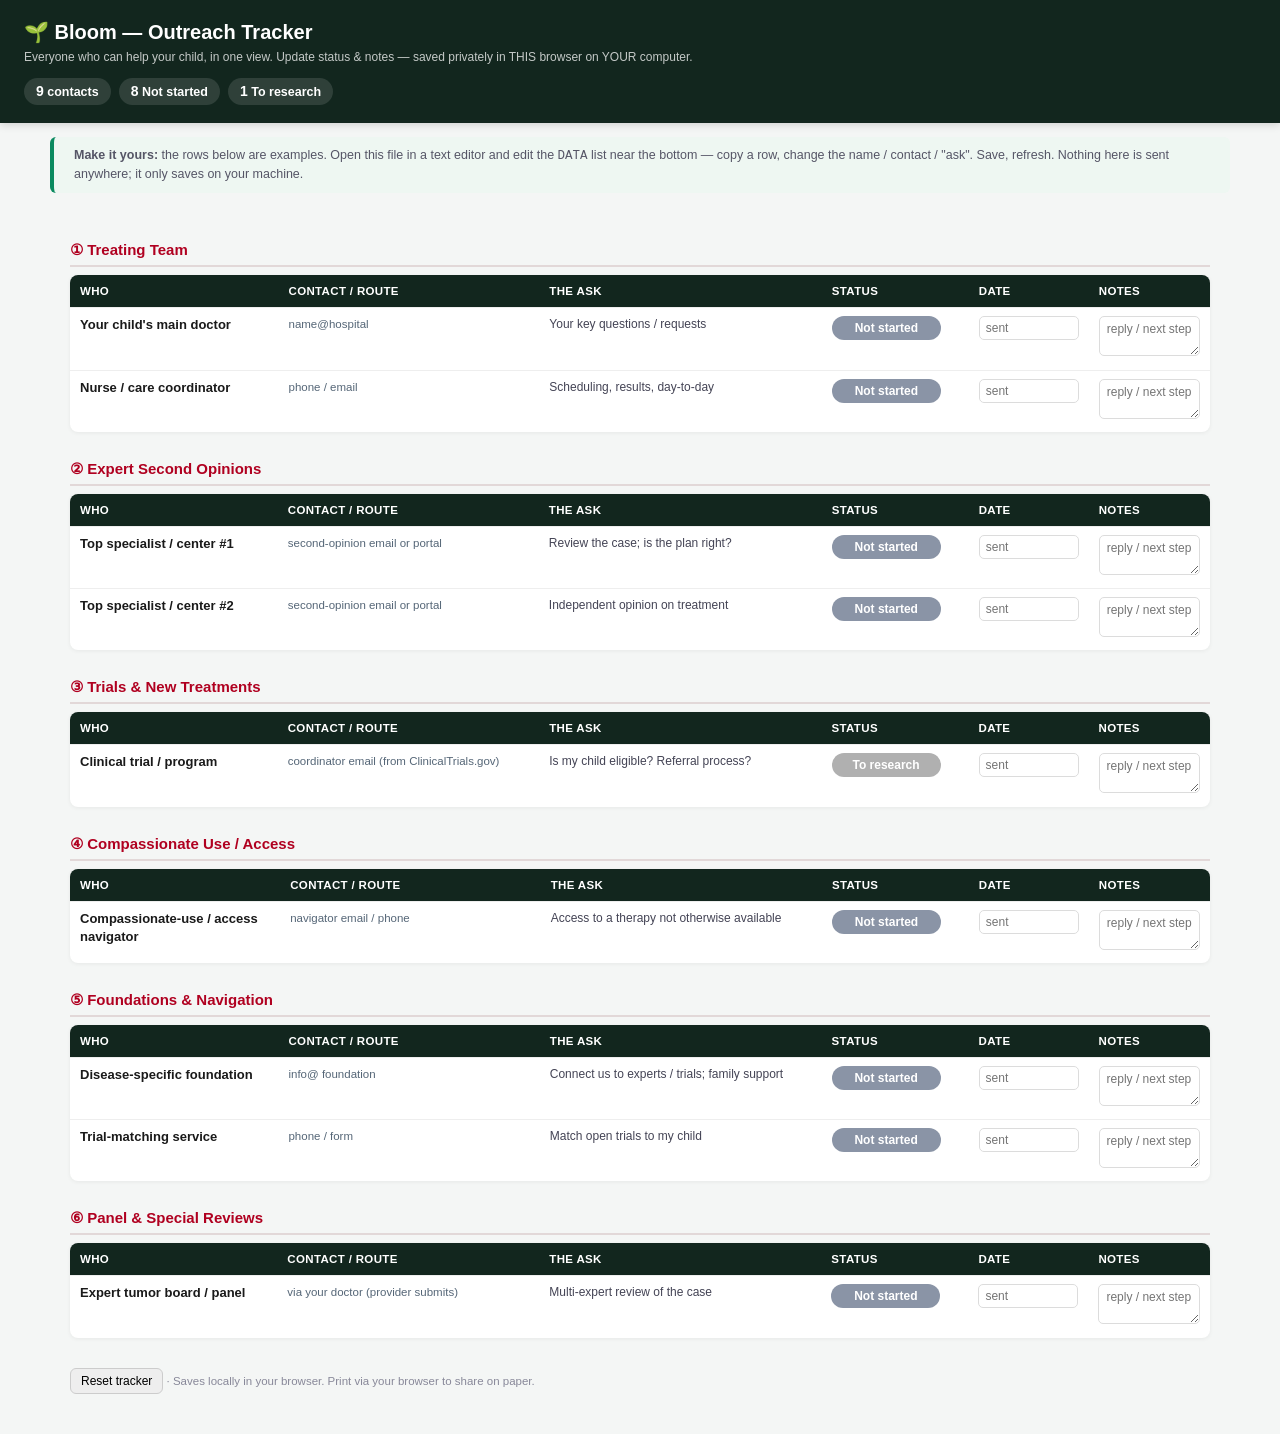
<file: tracker.html>
<!doctype html>
<html lang="en">
<head>
<meta charset="utf-8">
<meta name="viewport" content="width=device-width, initial-scale=1">
<title>Bloom — Outreach Tracker</title>
<style>
  :root{--g:#0a8a5f;--r:#b00020;--amber:#c67c00;--blue:#1c6dd0;--teal:#0a7d7d;--ink:#1a1a1a;}
  *{box-sizing:border-box}
  body{font-family:-apple-system,Helvetica,Arial,sans-serif;margin:0;background:#f4f6f5;color:var(--ink);line-height:1.4}
  header{background:#12261e;color:#fff;padding:18px 24px;position:sticky;top:0;z-index:5;box-shadow:0 2px 8px rgba(0,0,0,.15)}
  header h1{margin:0;font-size:20px}
  header .sub{font-size:12px;opacity:.75;margin-top:3px}
  .summary{display:flex;flex-wrap:wrap;gap:8px;margin-top:12px}
  .chip{background:rgba(255,255,255,.12);border-radius:20px;padding:4px 12px;font-size:12.5px;font-weight:600}.chip b{font-size:14px}
  .howto{max-width:1180px;margin:14px auto 0;padding:10px 20px;font-size:12.5px;color:#556;background:#eef7f2;border-left:4px solid var(--g);border-radius:6px}
  main{max-width:1180px;margin:0 auto;padding:20px}
  h2{font-size:15px;color:var(--r);border-bottom:2px solid #e2d8d8;padding-bottom:5px;margin:26px 0 8px}
  table{width:100%;border-collapse:collapse;background:#fff;border-radius:8px;overflow:hidden;box-shadow:0 1px 4px rgba(0,0,0,.06)}
  th{background:#12261e;color:#fff;text-align:left;padding:8px 10px;font-size:11.5px;text-transform:uppercase;letter-spacing:.03em}
  td{border-top:1px solid #eee;padding:8px 10px;font-size:13px;vertical-align:top}
  tr:hover td{background:#fafbfa}
  .who{font-weight:700}.contact{font-size:11.5px;color:#567;word-break:break-all}.ask{font-size:12px;color:#445}
  select.status{border:none;border-radius:14px;padding:5px 9px;font-size:12px;font-weight:700;color:#fff;cursor:pointer;-webkit-appearance:none;appearance:none;text-align:center}
  input.date{border:1px solid #dcdcdc;border-radius:5px;padding:4px 6px;font-size:12px;width:100px}
  textarea.notes{border:1px solid #dcdcdc;border-radius:5px;padding:5px 7px;font-size:12px;width:100%;min-height:34px;resize:vertical;font-family:inherit}
  .st-notstarted{background:#8a94a6}.st-drafted{background:var(--blue)}.st-sent{background:var(--amber)}
  .st-replied{background:var(--g)}.st-meeting{background:var(--teal)}.st-noreply{background:#d9601a}.st-declined{background:var(--r)}.st-pending{background:#b0b0b0}
  footer{max-width:1180px;margin:10px auto 40px;padding:0 20px;font-size:11.5px;color:#889}
  button.reset{background:#eee;border:1px solid #ccc;border-radius:6px;padding:5px 10px;font-size:12px;cursor:pointer}
</style>
</head>
<body>
<header>
  <h1>🌱 Bloom — Outreach Tracker</h1>
  <div class="sub">Everyone who can help your child, in one view. Update status &amp; notes — saved privately in THIS browser on YOUR computer.</div>
  <div class="summary" id="summary"></div>
</header>
<div class="howto"><b>Make it yours:</b> the rows below are examples. Open this file in a text editor and edit the <code>DATA</code> list near the bottom — copy a row, change the name / contact / "ask". Save, refresh. Nothing here is sent anywhere; it only saves on your machine.</div>
<main id="main"></main>
<footer><button class="reset" onclick="if(confirm('Reset all statuses/notes on this device?')){localStorage.removeItem(KEY);location.reload();}">Reset tracker</button><span> · Saves locally in your browser. Print via your browser to share on paper.</span></footer>
<script>
const KEY='bloom_outreach_v1';
const STATUSES=[['notstarted','Not started'],['drafted','Drafted ✍️'],['sent','Sent ✉️'],['replied','Replied ✅'],['meeting','Meeting set 📅'],['noreply','No reply 7d+ ⏳'],['declined','Declined ✕'],['pending','To research']];
/* ===== EDIT BELOW: replace the example rows with your own contacts ===== */
const DATA=[
 {cat:'① Treating Team',rows:[
   {id:'onc',who:'Your child\'s main doctor',contact:'name@hospital',ask:'Your key questions / requests',s:'notstarted'},
   {id:'nurse',who:'Nurse / care coordinator',contact:'phone / email',ask:'Scheduling, results, day-to-day',s:'notstarted'},
 ]},
 {cat:'② Expert Second Opinions',rows:[
   {id:'expert1',who:'Top specialist / center #1',contact:'second-opinion email or portal',ask:'Review the case; is the plan right?',s:'notstarted'},
   {id:'expert2',who:'Top specialist / center #2',contact:'second-opinion email or portal',ask:'Independent opinion on treatment',s:'notstarted'},
 ]},
 {cat:'③ Trials &amp; New Treatments',rows:[
   {id:'trial1',who:'Clinical trial / program',contact:'coordinator email (from ClinicalTrials.gov)',ask:'Is my child eligible? Referral process?',s:'pending'},
 ]},
 {cat:'④ Compassionate Use / Access',rows:[
   {id:'access1',who:'Compassionate-use / access navigator',contact:'navigator email / phone',ask:'Access to a therapy not otherwise available',s:'notstarted'},
 ]},
 {cat:'⑤ Foundations &amp; Navigation',rows:[
   {id:'nav1',who:'Disease-specific foundation',contact:'info@ foundation',ask:'Connect us to experts / trials; family support',s:'notstarted'},
   {id:'nav2',who:'Trial-matching service',contact:'phone / form',ask:'Match open trials to my child',s:'notstarted'},
 ]},
 {cat:'⑥ Panel &amp; Special Reviews',rows:[
   {id:'board',who:'Expert tumor board / panel',contact:'via your doctor (provider submits)',ask:'Multi-expert review of the case',s:'notstarted'},
 ]},
];
/* ===== EDIT ABOVE ===== */
function load(){try{return JSON.parse(localStorage.getItem(KEY))||{}}catch(e){return {}}}
function save(o){localStorage.setItem(KEY,JSON.stringify(o))}
let state=load();
function set(id,f,v){state[id]=state[id]||{};state[id][f]=v;save(state);render()}
function render(){
  const main=document.getElementById('main');main.innerHTML='';const counts={};let total=0;
  DATA.forEach(g=>{
    const h=document.createElement('h2');h.innerHTML=g.cat;main.appendChild(h);
    const t=document.createElement('table');
    t.innerHTML='<tr><th style="width:19%">Who</th><th style="width:24%">Contact / route</th><th style="width:26%">The ask</th><th style="width:13%">Status</th><th style="width:7%">Date</th><th style="width:11%">Notes</th></tr>';
    g.rows.forEach(r=>{
      const st=(state[r.id]&&state[r.id].status)||r.s;counts[st]=(counts[st]||0)+1;total++;
      const dt=(state[r.id]&&state[r.id].date)||'';const nt=(state[r.id]&&state[r.id].notes)||'';
      const tr=document.createElement('tr');
      const opts=STATUSES.map(s=>`<option value="${s[0]}" ${s[0]===st?'selected':''}>${s[1]}</option>`).join('');
      tr.innerHTML=`<td class="who">${r.who}</td><td class="contact">${r.contact}</td><td class="ask">${r.ask}</td>`+
        `<td><select class="status st-${st}" onchange="set('${r.id}','status',this.value)">${opts}</select></td>`+
        `<td><input class="date" type="text" placeholder="sent" value="${dt}" onchange="set('${r.id}','date',this.value)"></td>`+
        `<td><textarea class="notes" placeholder="reply / next step" onchange="set('${r.id}','notes',this.value)">${nt}</textarea></td>`;
      t.appendChild(tr);
    });
    main.appendChild(t);
  });
  const order=['drafted','sent','replied','meeting','noreply','notstarted','pending','declined'];
  document.getElementById('summary').innerHTML=`<span class="chip"><b>${total}</b> contacts</span>`+order.filter(k=>counts[k]).map(k=>`<span class="chip"><b>${counts[k]}</b> ${STATUSES.find(s=>s[0]===k)[1]}</span>`).join('');
}
render();
</script>
</body>
</html>
</file>
